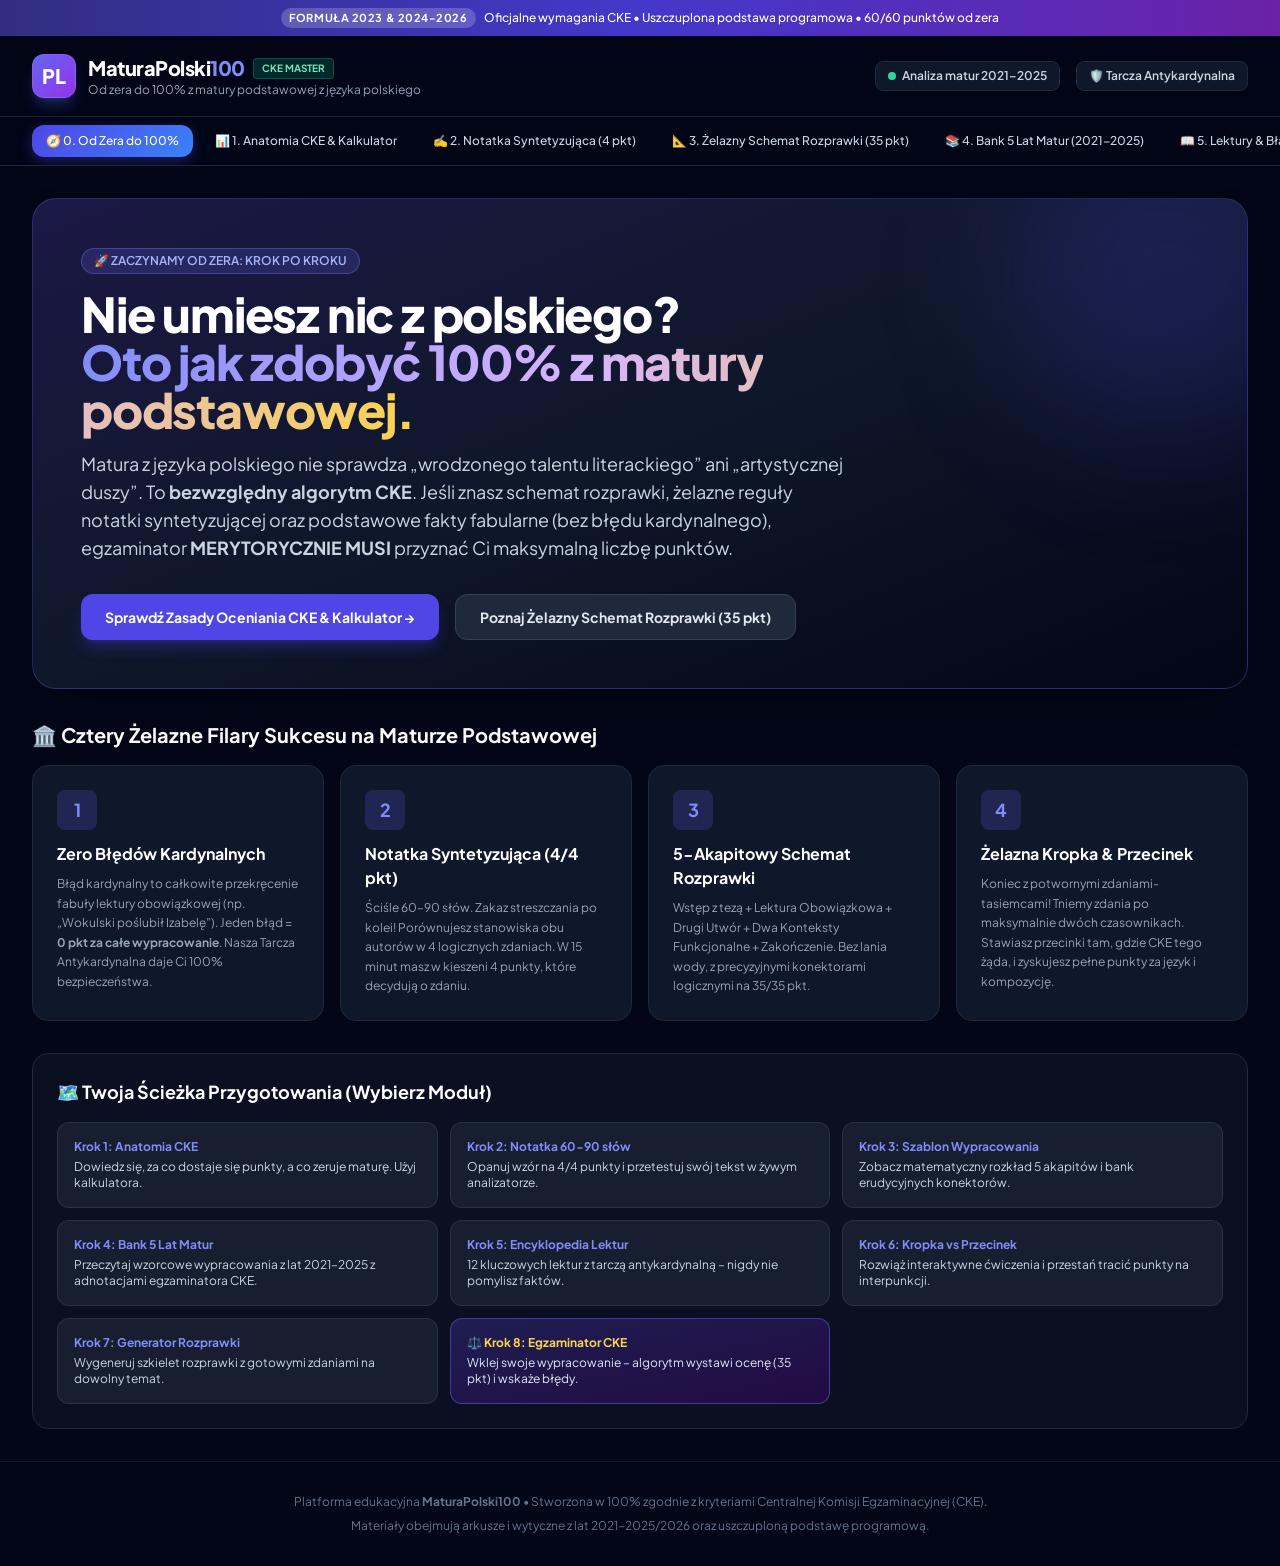
<file: index.html>
<!DOCTYPE html>
<html lang="pl" class="dark">
<head>
  <meta charset="UTF-8">
  <meta name="viewport" content="width=device-width, initial-scale=1.0">
  <title>MaturaPolski100 • Przygotowanie Od Zera do 100% z Języka Polskiego CKE</title>
  <meta name="description" content="Kompleksowy portal edukacyjny przygotowujący do matury podstawowej z języka polskiego CKE od podstaw. Analiza ostatnich 5 lat matur, schemat rozprawki na 35 pkt, notatka syntetyzująca 4 pkt, interpunkcja i tarcza antykardynalna.">
  
  <!-- Tailwind CSS CDN -->
  <!-- Tailwind CSS (Lokalnie offline + fallback) -->
  <script src="js/tailwind.min.js"></script>
  <script>
    if (typeof tailwind === 'undefined') {
      document.write('<script src="https://cdn.tailwindcss.com"><\/script>');
    }
  </script>
  <script>
    tailwind.config = {
      darkMode: 'class',
      theme: {
        extend: {
          colors: {
            brand: {
              50: '#eef2ff',
              100: '#e0e7ff',
              500: '#6366f1',
              600: '#4f46e5',
              700: '#4338ca',
              800: '#3730a3',
              900: '#312e81',
              950: '#1e1b4b'
            }
          }
        }
      }
    }
  </script>

  <!-- Google Fonts & Custom Styles -->
  <link rel="stylesheet" href="css/style.css">
</head>
<body class="bg-slate-950 text-slate-100 min-h-screen flex flex-col antialiased selection:bg-indigo-500 selection:text-white">

  <!-- Top Announcement Bar -->
  <div class="bg-gradient-to-r from-indigo-900 via-indigo-700 to-purple-800 text-white text-xs py-2 px-4 text-center font-medium shadow-md flex items-center justify-center gap-2">
    <span class="inline-flex items-center justify-center px-2 py-0.5 rounded-full bg-white/20 text-[11px] font-bold uppercase tracking-wider">Formuła 2023 & 2024-2026</span>
    <span>Oficjalne wymagania CKE • Uszczuplona podstawa programowa • 60/60 punktów od zera</span>
  </div>

  <!-- Header -->
  <header class="border-b border-slate-800 bg-slate-950/80 backdrop-blur-md sticky top-0 z-50">
    <div class="max-w-7xl mx-auto px-4 sm:px-6 lg:px-8 h-20 flex items-center justify-between">
      <div class="flex items-center gap-3">
        <div class="w-11 h-11 rounded-xl bg-gradient-to-br from-indigo-500 to-purple-600 flex items-center justify-center text-white font-black text-xl shadow-lg shadow-indigo-500/30 border border-white/10">
          PL
        </div>
        <div>
          <div class="flex items-center gap-2">
            <h1 class="text-xl font-extrabold tracking-tight text-white">MaturaPolski<span class="text-indigo-400">100</span></h1>
            <span class="px-2 py-0.5 text-[10px] font-bold rounded bg-emerald-500/20 text-emerald-300 border border-emerald-500/30">CKE MASTER</span>
          </div>
          <p class="text-xs text-slate-400">Od zera do 100% z matury podstawowej z języka polskiego</p>
        </div>
      </div>

      <div class="hidden lg:flex items-center gap-4 text-xs font-semibold text-slate-300">
        <div class="flex items-center gap-1.5 px-3 py-1.5 rounded-lg bg-slate-900 border border-slate-800">
          <span class="w-2 h-2 rounded-full bg-emerald-400 animate-pulse"></span>
          <span>Analiza matur 2021–2025</span>
        </div>
        <div class="flex items-center gap-1.5 px-3 py-1.5 rounded-lg bg-slate-900 border border-slate-800">
          <span>🛡️ Tarcza Antykardynalna</span>
        </div>
      </div>
    </div>

    <!-- Navigation Tabs Bar -->
    <div class="max-w-7xl mx-auto px-4 sm:px-6 lg:px-8 border-t border-slate-800/80 overflow-x-auto">
      <nav class="flex space-x-2 py-2 text-xs font-medium whitespace-nowrap scrollbar-none">
        <button class="nav-tab active px-3.5 py-2 rounded-xl text-slate-300 hover:text-white hover:bg-slate-800/60 transition flex items-center gap-2" data-tab="tab-intro">
          <span>🧭 0. Od Zera do 100%</span>
        </button>
        <button class="nav-tab px-3.5 py-2 rounded-xl text-slate-300 hover:text-white hover:bg-slate-800/60 transition flex items-center gap-2" data-tab="tab-cke-anatomy">
          <span>📊 1. Anatomia CKE & Kalkulator</span>
        </button>
        <button class="nav-tab px-3.5 py-2 rounded-xl text-slate-300 hover:text-white hover:bg-slate-800/60 transition flex items-center gap-2" data-tab="tab-synthesis">
          <span>✍️ 2. Notatka Syntetyzująca (4 pkt)</span>
        </button>
        <button class="nav-tab px-3.5 py-2 rounded-xl text-slate-300 hover:text-white hover:bg-slate-800/60 transition flex items-center gap-2" data-tab="tab-essay-blueprint">
          <span>📐 3. Żelazny Schemat Rozprawki (35 pkt)</span>
        </button>
        <button class="nav-tab px-3.5 py-2 rounded-xl text-slate-300 hover:text-white hover:bg-slate-800/60 transition flex items-center gap-2" data-tab="tab-5-years">
          <span>📚 4. Bank 5 Lat Matur (2021-2025)</span>
        </button>
        <button class="nav-tab px-3.5 py-2 rounded-xl text-slate-300 hover:text-white hover:bg-slate-800/60 transition flex items-center gap-2" data-tab="tab-books">
          <span>📖 5. Lektury & Błąd Kardynalny</span>
        </button>
        <button class="nav-tab px-3.5 py-2 rounded-xl text-slate-300 hover:text-white hover:bg-slate-800/60 transition flex items-center gap-2" data-tab="tab-contexts">
          <span>🧠 Bank Kontekstów CKE</span>
        </button>
        <button class="nav-tab px-3.5 py-2 rounded-xl text-slate-300 hover:text-white hover:bg-slate-800/60 transition flex items-center gap-2" data-tab="tab-epochs">
          <span>⏳ Charakterystyka Epok</span>
        </button>
        <button class="nav-tab px-3.5 py-2 rounded-xl text-slate-300 hover:text-white hover:bg-slate-800/60 transition flex items-center gap-2" data-tab="tab-punctuation">
          <span>✒️ 6. Kropka vs Przecinek & Składnia</span>
        </button>
        <button class="nav-tab px-3.5 py-2 rounded-xl text-slate-300 hover:text-white hover:bg-slate-800/60 transition flex items-center gap-2" data-tab="tab-wizard">
          <span>⚡ 7. Kreator Wypracowania</span>
        </button>
        <button class="nav-tab px-3.5 py-2 rounded-xl text-slate-300 hover:text-white hover:bg-slate-800/60 transition flex items-center gap-2" data-tab="tab-section-inspector">
          <span>🔬 8. Inspektor Części Rozprawki</span>
        </button>
        <button class="nav-tab px-3.5 py-2 rounded-xl text-slate-300 hover:text-white hover:bg-slate-800/60 transition flex items-center gap-2" data-tab="tab-evaluator">
          <span>⚖️ 9. Egzaminator CKE (Cała Rozprawka)</span>
        </button>
        <button class="nav-tab px-3.5 py-2 rounded-xl text-slate-300 hover:text-white hover:bg-slate-800/60 transition flex items-center gap-2" data-tab="tab-quiz">
          <span>🎯 10. Quiz Egzaminacyjny</span>
        </button>
      </nav>
    </div>
  </header>

  <!-- Main Container -->
  <main class="flex-grow max-w-7xl w-full mx-auto px-4 sm:px-6 lg:px-8 py-8">

    <!-- ========================================================================= -->
    <!-- TAB 0: START OD ZERA DO 100% (PRZEWODNIK STRATEGICZNY) -->
    <!-- ========================================================================= -->
    <section id="tab-intro" class="tab-content space-y-8">
      <!-- Hero Banner -->
      <div class="p-8 sm:p-12 rounded-3xl bg-gradient-to-br from-indigo-950/90 via-slate-900 to-slate-950 border border-indigo-500/30 shadow-2xl relative overflow-hidden">
        <div class="absolute -right-20 -top-20 w-80 h-80 bg-indigo-600/20 rounded-full blur-3xl pointer-events-none"></div>
        <div class="relative z-10 max-w-3xl">
          <div class="inline-flex items-center gap-2 px-3 py-1 rounded-full bg-indigo-500/20 border border-indigo-400/30 text-indigo-300 text-xs font-semibold mb-4">
            <span>🚀 ZACZYNAMY OD ZERA: KROK PO KROKU</span>
          </div>
          <h2 class="text-3xl sm:text-5xl font-extrabold text-white tracking-tight leading-tight">
            Nie umiesz nic z polskiego? <br>
            <span class="text-transparent bg-clip-text bg-gradient-to-r from-indigo-400 via-purple-300 to-amber-300">
              Oto jak zdobyć 100% z matury podstawowej.
            </span>
          </h2>
          <p class="mt-4 text-slate-300 text-base sm:text-lg leading-relaxed">
            Matura z języka polskiego nie sprawdza „wrodzonego talentu literackiego” ani „artystycznej duszy”. To <strong>bezwzględny algorytm CKE</strong>. Jeśli znasz schemat rozprawki, żelazne reguły notatki syntetyzującej oraz podstawowe fakty fabularne (bez błędu kardynalnego), egzaminator <strong>MERYTORYCZNIE MUSI</strong> przyznać Ci maksymalną liczbę punktów.
          </p>

          <div class="mt-8 flex flex-wrap gap-4">
            <button onclick="document.querySelector('[data-tab=\'tab-cke-anatomy\']').click()" class="px-6 py-3 rounded-xl bg-indigo-600 hover:bg-indigo-500 text-white text-sm font-bold shadow-lg shadow-indigo-600/30 transition transform hover:-translate-y-0.5">
              Sprawdź Zasady Oceniania CKE & Kalkulator →
            </button>
            <button onclick="document.querySelector('[data-tab=\'tab-essay-blueprint\']').click()" class="px-6 py-3 rounded-xl bg-slate-800 hover:bg-slate-700 text-slate-200 text-sm font-bold border border-slate-700 transition">
              Poznaj Żelazny Schemat Rozprawki (35 pkt)
            </button>
          </div>
        </div>
      </div>

      <!-- 4 Filary Zdania Matury na 100% -->
      <div>
        <h3 class="text-xl font-bold text-white mb-4 flex items-center gap-2">
          <span>🏛️ Cztery Żelazne Filary Sukcesu na Maturze Podstawowej</span>
        </h3>
        <div class="grid grid-cols-1 md:grid-cols-2 lg:grid-cols-4 gap-4">
          <div class="p-6 rounded-2xl bg-slate-900 border border-slate-800 hover:border-indigo-500/40 transition">
            <div class="w-10 h-10 rounded-lg bg-indigo-500/20 text-indigo-400 flex items-center justify-center font-bold text-lg mb-3">1</div>
            <h4 class="text-base font-bold text-white mb-2">Zero Błędów Kardynalnych</h4>
            <p class="text-xs text-slate-400 leading-relaxed">
              Błąd kardynalny to całkowite przekręcenie fabuły lektury obowiązkowej (np. „Wokulski poślubił Izabelę”). Jeden błąd = <strong>0 pkt za całe wypracowanie</strong>. Nasza Tarcza Antykardynalna daje Ci 100% bezpieczeństwa.
            </p>
          </div>

          <div class="p-6 rounded-2xl bg-slate-900 border border-slate-800 hover:border-indigo-500/40 transition">
            <div class="w-10 h-10 rounded-lg bg-indigo-500/20 text-indigo-400 flex items-center justify-center font-bold text-lg mb-3">2</div>
            <h4 class="text-base font-bold text-white mb-2">Notatka Syntetyzująca (4/4 pkt)</h4>
            <p class="text-xs text-slate-400 leading-relaxed">
              Ściśle 60–90 słów. Zakaz streszczania po kolei! Porównujesz stanowiska obu autorów w 4 logicznych zdaniach. W 15 minut masz w kieszeni 4 punkty, które decydują o zdaniu.
            </p>
          </div>

          <div class="p-6 rounded-2xl bg-slate-900 border border-slate-800 hover:border-indigo-500/40 transition">
            <div class="w-10 h-10 rounded-lg bg-indigo-500/20 text-indigo-400 flex items-center justify-center font-bold text-lg mb-3">3</div>
            <h4 class="text-base font-bold text-white mb-2">5-Akapitowy Schemat Rozprawki</h4>
            <p class="text-xs text-slate-400 leading-relaxed">
              Wstęp z tezą + Lektura Obowiązkowa + Drugi Utwór + Dwa Konteksty Funkcjonalne + Zakończenie. Bez lania wody, z precyzyjnymi konektorami logicznymi na 35/35 pkt.
            </p>
          </div>

          <div class="p-6 rounded-2xl bg-slate-900 border border-slate-800 hover:border-indigo-500/40 transition">
            <div class="w-10 h-10 rounded-lg bg-indigo-500/20 text-indigo-400 flex items-center justify-center font-bold text-lg mb-3">4</div>
            <h4 class="text-base font-bold text-white mb-2">Żelazna Kropka & Przecinek</h4>
            <p class="text-xs text-slate-400 leading-relaxed">
              Koniec z potwornymi zdaniami-tasiemcami! Tniemy zdania po maksymalnie dwóch czasownikach. Stawiasz przecinki tam, gdzie CKE tego żąda, i zyskujesz pełne punkty za język i kompozycję.
            </p>
          </div>
        </div>
      </div>

      <!-- Quick Action Roadmap -->
      <div class="p-6 rounded-2xl bg-slate-900/60 border border-slate-800">
        <h3 class="text-lg font-bold text-white mb-4">🗺️ Twoja Ścieżka Przygotowania (Wybierz Moduł)</h3>
        <div class="grid grid-cols-1 sm:grid-cols-2 lg:grid-cols-3 gap-3 text-xs">
          <a href="#" onclick="document.querySelector('[data-tab=\'tab-cke-anatomy\']').click()" class="p-4 rounded-xl bg-slate-800/60 hover:bg-indigo-950/40 border border-slate-700/60 transition block">
            <span class="font-bold text-indigo-400 block mb-1">Krok 1: Anatomia CKE</span>
            <span class="text-slate-300">Dowiedz się, za co dostaje się punkty, a co zeruje maturę. Użyj kalkulatora.</span>
          </a>
          <a href="#" onclick="document.querySelector('[data-tab=\'tab-synthesis\']').click()" class="p-4 rounded-xl bg-slate-800/60 hover:bg-indigo-950/40 border border-slate-700/60 transition block">
            <span class="font-bold text-indigo-400 block mb-1">Krok 2: Notatka 60-90 słów</span>
            <span class="text-slate-300">Opanuj wzór na 4/4 punkty i przetestuj swój tekst w żywym analizatorze.</span>
          </a>
          <a href="#" onclick="document.querySelector('[data-tab=\'tab-essay-blueprint\']').click()" class="p-4 rounded-xl bg-slate-800/60 hover:bg-indigo-950/40 border border-slate-700/60 transition block">
            <span class="font-bold text-indigo-400 block mb-1">Krok 3: Szablon Wypracowania</span>
            <span class="text-slate-300">Zobacz matematyczny rozkład 5 akapitów i bank erudycyjnych konektorów.</span>
          </a>
          <a href="#" onclick="document.querySelector('[data-tab=\'tab-5-years\']').click()" class="p-4 rounded-xl bg-slate-800/60 hover:bg-indigo-950/40 border border-slate-700/60 transition block">
            <span class="font-bold text-indigo-400 block mb-1">Krok 4: Bank 5 Lat Matur</span>
            <span class="text-slate-300">Przeczytaj wzorcowe wypracowania z lat 2021–2025 z adnotacjami egzaminatora CKE.</span>
          </a>
          <a href="#" onclick="document.querySelector('[data-tab=\'tab-books\']').click()" class="p-4 rounded-xl bg-slate-800/60 hover:bg-indigo-950/40 border border-slate-700/60 transition block">
            <span class="font-bold text-indigo-400 block mb-1">Krok 5: Encyklopedia Lektur</span>
            <span class="text-slate-300">12 kluczowych lektur z tarczą antykardynalną – nigdy nie pomylisz faktów.</span>
          </a>
          <a href="#" onclick="document.querySelector('[data-tab=\'tab-punctuation\']').click()" class="p-4 rounded-xl bg-slate-800/60 hover:bg-indigo-950/40 border border-slate-700/60 transition block">
            <span class="font-bold text-indigo-400 block mb-1">Krok 6: Kropka vs Przecinek</span>
            <span class="text-slate-300">Rozwiąż interaktywne ćwiczenia i przestań tracić punkty na interpunkcji.</span>
          </a>
          <a href="#" onclick="document.querySelector('[data-tab=\'tab-wizard\']').click()" class="p-4 rounded-xl bg-slate-800/60 hover:bg-indigo-950/40 border border-slate-700/60 transition block">
            <span class="font-bold text-indigo-400 block mb-1">Krok 7: Generator Rozprawki</span>
            <span class="text-slate-300">Wygeneruj szkielet rozprawki z gotowymi zdaniami na dowolny temat.</span>
          </a>
          <a href="#" onclick="document.querySelector('[data-tab=\'tab-evaluator\']').click()" class="p-4 rounded-xl bg-gradient-to-br from-indigo-900/50 to-purple-950/50 hover:from-indigo-900/70 border border-indigo-500/50 transition block">
            <span class="font-bold text-amber-300 block mb-1">⚖️ Krok 8: Egzaminator CKE</span>
            <span class="text-slate-200">Wklej swoje wypracowanie – algorytm wystawi ocenę (35 pkt) i wskaże błędy.</span>
          </a>
        </div>
      </div>
    </section>

    <!-- ========================================================================= -->
    <!-- TAB 1: ANATOMIA EGZAMINU CKE & KALKULATOR -->
    <!-- ========================================================================= -->
    <section id="tab-cke-anatomy" class="tab-content hidden space-y-8">
      <div>
        <h2 class="text-2xl sm:text-3xl font-bold text-white mb-2">System Oceniania CKE & Interaktywny Kalkulator Punktów</h2>
        <p class="text-sm text-slate-400">Zobacz dokładnie, z czego składa się arkusz maturalny (60 pkt) i przetestuj swój wynik na żywym symulatorze punktacji.</p>
      </div>

      <!-- Karty 3 części arkusza -->
      <div class="grid grid-cols-1 md:grid-cols-3 gap-6">
        <div class="p-6 rounded-2xl bg-slate-900 border border-slate-800">
          <div class="flex items-center justify-between mb-3">
            <span class="px-2.5 py-1 text-xs font-bold rounded bg-indigo-500/20 text-indigo-300 border border-indigo-500/30">Część 1</span>
            <span class="text-xl font-black text-indigo-400">10 PKT</span>
          </div>
          <h3 class="text-lg font-bold text-white mb-2">Język Polski w Użyciu</h3>
          <p class="text-xs text-slate-300 mb-3 leading-relaxed">2 teksty niefikcjonalne (popularnonaukowe lub publicystyczne) i zadania do nich.</p>
          <ul class="text-xs text-slate-400 space-y-1.5 list-disc list-inside">
            <li>Czytanie ze zrozumieniem i relacje logiczne (6 pkt)</li>
            <li><strong>Notatka syntetyzująca (4 pkt, 60–90 słów)</strong></li>
          </ul>
        </div>

        <div class="p-6 rounded-2xl bg-slate-900 border border-slate-800">
          <div class="flex items-center justify-between mb-3">
            <span class="px-2.5 py-1 text-xs font-bold rounded bg-purple-500/20 text-purple-300 border border-purple-500/30">Część 2</span>
            <span class="text-xl font-black text-purple-400">15 PKT</span>
          </div>
          <h3 class="text-lg font-bold text-white mb-2">Test Historycznoliteracki</h3>
          <p class="text-xs text-slate-300 mb-3 leading-relaxed">Zadania sprawdzające epoki, toposy i lektury obowiązkowe od antyku do współczesności.</p>
          <ul class="text-xs text-slate-400 space-y-1.5 list-disc list-inside">
            <li>Rozpoznawanie autorów i dzieł po fragmencie</li>
            <li>Wyjaśnianie alegorii i symboliki (np. w Weselu)</li>
            <li>Porównywanie postaw bohaterów między epokami</li>
          </ul>
        </div>

        <div class="p-6 rounded-2xl bg-slate-900 border border-slate-800">
          <div class="flex items-center justify-between mb-3">
            <span class="px-2.5 py-1 text-xs font-bold rounded bg-amber-500/20 text-amber-300 border border-amber-500/30">Część 3</span>
            <span class="text-xl font-black text-amber-400">35 PKT</span>
          </div>
          <h3 class="text-lg font-bold text-white mb-2">Wypracowanie (Min. 300 słów)</h3>
          <p class="text-xs text-slate-300 mb-3 leading-relaxed">Dwa tematy do wyboru bez załączonych fragmentów tekstów.</p>
          <ul class="text-xs text-slate-400 space-y-1.5 list-disc list-inside">
            <li>Spełnienie warunków polecenia (0-1 pkt)</li>
            <li>Kompetencje literackie i konteksty (0-16 pkt)</li>
            <li>Kompozycja i spójność (0-7 pkt)</li>
            <li>Język, ortografia i interpunkcja (0-11 pkt)</li>
          </ul>
        </div>
      </div>

      <!-- Interaktywny Kalkulator CKE -->
      <div class="p-6 sm:p-8 rounded-3xl bg-slate-900 border border-slate-800 shadow-xl">
        <div class="flex flex-wrap items-center justify-between gap-4 border-b border-slate-800 pb-4 mb-6">
          <div>
            <h3 class="text-xl font-bold text-white">🧮 Interaktywny Symulator Oceny Egzaminatora CKE</h3>
            <p class="text-xs text-slate-400">Przesuwaj suwaki, aby zobaczyć, jak drobne błędy wpływają na końcowy wynik matury.</p>
          </div>
          <div class="flex items-center gap-4">
            <div class="text-right">
              <span class="text-xs text-slate-400 uppercase tracking-wider block">Wynik Całkowity:</span>
              <span id="calc-total-points" class="text-2xl sm:text-3xl font-black text-indigo-400">60/60 pkt</span>
            </div>
            <div class="text-right pl-4 border-l border-slate-800">
              <span class="text-xs text-slate-400 uppercase tracking-wider block">Procent:</span>
              <span id="calc-percentage" class="text-2xl sm:text-3xl font-black text-white">100%</span>
            </div>
          </div>
        </div>

        <!-- Ostrzeżenie błędu kardynalnego w symulatorze -->
        <div id="calc-cardinal-alert" class="hidden p-4 rounded-xl bg-rose-950/80 border border-rose-600 text-rose-200 text-xs mb-6 animate-pulse">
          🚨 <strong>ZASTOSOWANO BŁĄD KARDYNALNY!</strong> Egzaminator CKE natychmiast przyznaje 0 punktów za całe wypracowanie (0/35 pkt)! Twój wynik wypracowania został wyzerowany.
        </div>

        <div class="grid grid-cols-1 lg:grid-cols-2 gap-8">
          <!-- Kolumna lewa: Część 1 i 2 oraz Warunki Formalne -->
          <div class="space-y-5 text-xs">
            <h4 class="font-bold text-indigo-400 uppercase tracking-wider text-[11px]">Część I & II Arkusza</h4>
            
            <div>
              <div class="flex justify-between mb-1">
                <span>Część 1: Język polski w użyciu (w tym notatka syntetyzująca):</span>
                <strong id="calc-p1-val" class="text-indigo-400">10/10</strong>
              </div>
              <input type="range" id="calc-p1" min="0" max="10" value="10" class="w-full accent-indigo-500">
            </div>

            <div>
              <div class="flex justify-between mb-1">
                <span>Część 2: Test historycznoliteracki (epoki i lektury):</span>
                <strong id="calc-p2-val" class="text-indigo-400">15/15</strong>
              </div>
              <input type="range" id="calc-p2" min="0" max="15" value="15" class="w-full accent-indigo-500">
            </div>

            <div class="pt-4 border-t border-slate-800">
              <h4 class="font-bold text-amber-400 uppercase tracking-wider text-[11px] mb-3">Wypracowanie: Warunki Formalne & Przełącznik Kardynalny</h4>
              
              <div class="p-3 rounded-xl bg-slate-800/60 border border-slate-700/60 flex items-center justify-between mb-4">
                <div>
                  <div class="font-bold text-white text-xs">Zaznacz błąd kardynalny (test katastrofy)</div>
                  <div class="text-[11px] text-slate-400">Sprawdź, co dzieje się, gdy pomylisz losy bohatera lektury obowiązkowej</div>
                </div>
                <input type="checkbox" id="calc-cardinal" class="w-5 h-5 accent-rose-600 rounded">
              </div>

              <div>
                <div class="flex justify-between mb-1">
                  <span>Spełnienie warunków polecenia (SFWP - min. 300 słów):</span>
                  <strong id="calc-sfwp-val" class="text-amber-400">1/1</strong>
                </div>
                <input type="range" id="calc-sfwp" min="0" max="1" value="1" class="w-full accent-amber-500">
              </div>
            </div>
          </div>

          <!-- Kolumna prawa: Kryteria szczegółowe wypracowania -->
          <div class="space-y-5 text-xs">
            <div class="flex items-center justify-between">
              <h4 class="font-bold text-amber-400 uppercase tracking-wider text-[11px]">Kryteria Wypracowania (35 pkt)</h4>
              <span id="calc-essay-points" class="font-mono font-bold text-amber-300">35/35 pkt</span>
            </div>

            <div>
              <div class="flex justify-between mb-1">
                <span>Kompetencje literackie i kulturowe (KLiK - lektury & 2 konteksty):</span>
                <strong id="calc-klik-val" class="text-amber-400">16/16</strong>
              </div>
              <input type="range" id="calc-klik" min="0" max="16" value="16" class="w-full accent-amber-500">
            </div>

            <div>
              <div class="flex justify-between mb-1">
                <span>Kompozycja tekstu (struktura, spójność, styl):</span>
                <strong id="calc-komp-val" class="text-amber-400">7/7</strong>
              </div>
              <input type="range" id="calc-komp" min="0" max="7" value="7" class="w-full accent-amber-500">
            </div>

            <div>
              <div class="flex justify-between mb-1">
                <span>Zakres i poprawność środków językowych:</span>
                <strong id="calc-jezyk-val" class="text-amber-400">7/7</strong>
              </div>
              <input type="range" id="calc-jezyk" min="0" max="7" value="7" class="w-full accent-amber-500">
            </div>

            <div class="grid grid-cols-2 gap-4">
              <div>
                <div class="flex justify-between mb-1">
                  <span>Ortografia:</span>
                  <strong id="calc-orto-val" class="text-amber-400">2/2</strong>
                </div>
                <input type="range" id="calc-orto" min="0" max="2" value="2" class="w-full accent-amber-500">
                <span class="text-[10px] text-slate-500">0-1 błąd = 2 pkt; 2-3 = 1; 4+ = 0</span>
              </div>

              <div>
                <div class="flex justify-between mb-1">
                  <span>Interpunkcja:</span>
                  <strong id="calc-interp-val" class="text-amber-400">2/2</strong>
                </div>
                <input type="range" id="calc-interp" min="0" max="2" value="2" class="w-full accent-amber-500">
                <span class="text-[10px] text-slate-500">0-4 błędy = 2 pkt; 5-8 = 1; 9+ = 0</span>
              </div>
            </div>

            <div class="pt-2 flex items-center justify-between">
              <span class="text-slate-400">Status Egzaminu:</span>
              <div id="calc-status-badge"></div>
            </div>
          </div>
        </div>
      </div>
    </section>

    <!-- ========================================================================= -->
    <!-- TAB 2: NOTATKA SYNTETYZUJĄCA (4 PUNKTY) -->
    <!-- ========================================================================= -->
    <section id="tab-synthesis" class="tab-content hidden space-y-8">
      <div>
        <div class="inline-flex items-center gap-2 px-3 py-1 rounded-full bg-indigo-500/20 text-indigo-300 text-xs font-semibold mb-2">
          <span>CZĘŚĆ I ARKUSZA • 4 PUNKTY W 15 MINUT</span>
        </div>
        <h2 class="text-2xl sm:text-3xl font-bold text-white mb-2">Formuła Notatki Syntetyzującej: 4/4 Punktów</h2>
        <p class="text-sm text-slate-400">Większość maturzystów traci tu punkty, ponieważ streszcza teksty po kolei. Poznaj 4-zdaniowy algorytm CKE i przetestuj swój tekst w żywym analizatorze.</p>
      </div>

      <!-- 3 Złote Zasady CKE -->
      <div class="grid grid-cols-1 md:grid-cols-3 gap-4 text-xs">
        <div class="p-5 rounded-2xl bg-slate-900 border border-slate-800">
          <span class="text-amber-400 font-bold text-base block mb-2">1. Żelazny Limit: 60–90 słów</span>
          <p class="text-slate-300 leading-relaxed">
            Jeśli Twoja notatka liczy <strong>59 słów</strong> lub <strong>91 słów</strong>, egzaminator automatycznie ucina punkty za spełnienie warunków zadania. Zawsze trzymaj się bezpiecznego środka: <strong>ok. 70–75 słów</strong>.
          </p>
        </div>

        <div class="p-5 rounded-2xl bg-slate-900 border border-slate-800">
          <span class="text-rose-400 font-bold text-base block mb-2">2. Bezwzględny Zakaz Streszczania</span>
          <p class="text-slate-300 leading-relaxed">
            NIGDY nie pisz: <em>„W pierwszym tekście autor pisze o... Z kolei w drugim tekście autor stwierdza...”</em>. Za takie ujęcie egzaminator obcina punkty za syntezę i spójność!
          </p>
        </div>

        <div class="p-5 rounded-2xl bg-slate-900 border border-slate-800">
          <span class="text-emerald-400 font-bold text-base block mb-2">3. Synteza Porównawcza</span>
          <p class="text-slate-300 leading-relaxed">
            Zestawiaj myśli obu autorów w jednym wątku. Pokaż wspólny temat, różnicę perspektyw lub to, jak jeden autor uzupełnia drugiego, a na końcu sformułuj wspólny wniosek.
          </p>
        </div>
      </div>

      <!-- Wzór 4 Zdań na 4 Punkty -->
      <div class="p-6 rounded-2xl bg-indigo-950/40 border border-indigo-800/50">
        <h3 class="text-base font-bold text-white mb-3">📐 Uniwersalny Algorytm 4 Zdań (Krok po Kroku)</h3>
        <div class="space-y-3 text-xs">
          <div class="p-3 rounded-lg bg-slate-900/80 border border-slate-800">
            <strong class="text-indigo-300 block mb-1">Zdanie 1 (Wprowadzenie wspólnego zagadnienia):</strong>
            <span class="text-slate-200">„Autorzy obu tekstów podejmują refleksję nad [wspólny problem z polecenia]...”</span>
          </div>
          <div class="p-3 rounded-lg bg-slate-900/80 border border-slate-800">
            <strong class="text-indigo-300 block mb-1">Zdanie 2 (Stanowisko pierwszego autora):</strong>
            <span class="text-slate-200">„Pierwszy z publicystów zwraca uwagę na [kluczowa myśl tekstu A], akcentując [istotny szczegół]...”</span>
          </div>
          <div class="p-3 rounded-lg bg-slate-900/80 border border-slate-800">
            <strong class="text-indigo-300 block mb-1">Zdanie 3 (Stanowisko drugiego autora w relacji do pierwszego):</strong>
            <span class="text-slate-200">„Z kolei drugi autor poszerza tę perspektywę (lub: prezentuje odmienne stanowisko), wskazując, że [kluczowa myśl tekstu B]...”</span>
          </div>
          <div class="p-3 rounded-lg bg-slate-900/80 border border-slate-800">
            <strong class="text-indigo-300 block mb-1">Zdanie 4 (Wniosek syntetyczny):</strong>
            <span class="text-slate-200">„Wspólną konkluzją obu rozważań jest przekonanie, że [ogólna prawda łącząca oba teksty]...”</span>
          </div>
        </div>
      </div>

      <!-- Interaktywny Warsztat Notatki Syntetyzującej -->
      <div class="p-6 sm:p-8 rounded-3xl bg-slate-900 border border-slate-800">
        <div class="flex flex-wrap items-center justify-between gap-3 mb-4">
          <div>
            <h3 class="text-lg font-bold text-white">🧪 Interaktywny Symulator & Licznik Słów CKE</h3>
            <p class="text-xs text-slate-400">Wpisz swój tekst lub załaduj wzorcowy przykład, aby sprawdzić limit słów i poprawność syntezy.</p>
          </div>
          <div class="flex items-center gap-2">
            <button class="load-synthesis-example px-3 py-1.5 text-xs rounded-lg bg-slate-800 hover:bg-slate-700 text-slate-300 border border-slate-700 transition">
              Wzorzec 1 (Czytanie)
            </button>
            <button class="load-synthesis-example px-3 py-1.5 text-xs rounded-lg bg-slate-800 hover:bg-slate-700 text-slate-300 border border-slate-700 transition">
              Wzorzec 2 (Podróże)
            </button>
          </div>
        </div>

        <div class="relative">
          <textarea id="synthesis-input" rows="6" placeholder="Wklej lub napisz tutaj swoją notatkę syntetyzującą..." class="w-full p-4 rounded-xl bg-slate-950 border border-slate-800 text-slate-200 text-sm focus:outline-none focus:border-indigo-500 transition leading-relaxed"></textarea>
          
          <div class="flex items-center justify-between mt-3 text-xs">
            <div class="flex items-center gap-3">
              <span class="text-slate-400 font-mono">Liczba wyrazów: <strong id="synthesis-word-count" class="text-indigo-400 text-sm font-bold">0 słów</strong></span>
              <span class="text-slate-500 font-mono">(wymóg: 60 - 90)</span>
            </div>
            <div id="synthesis-status-badge"></div>
          </div>
        </div>

        <div id="synthesis-warnings" class="mt-4 space-y-2"></div>
      </div>
    </section>

    <!-- ========================================================================= -->
    <!-- TAB 3: ŻELAZNY SCHEMAT ROZPRAWKI (35 PUNKTÓW) -->
    <!-- ========================================================================= -->
    <section id="tab-essay-blueprint" class="tab-content hidden space-y-8">
      <div>
        <div class="inline-flex items-center gap-2 px-3 py-1 rounded-full bg-amber-500/20 text-amber-300 text-xs font-semibold mb-2">
          <span>NAJWIĘCEJ PUNKTÓW NA MATURZE • 35/60 PKT</span>
        </div>
        <h2 class="text-2xl sm:text-3xl font-bold text-white mb-2">Żelazny 5-Akapitowy Schemat Rozprawki (35/35 PKT)</h2>
        <p class="text-sm text-slate-400">Wypracowanie to matematyczna struktura. Oto plan każdego z 5 akapitów, który gwarantuje komplet punktów za kompozycję, spójność i kompetencje literackie.</p>
      </div>

      <!-- Struktura 5 akapitów -->
      <div class="space-y-4">
        <!-- Akapit 1: Wstęp -->
        <div class="p-6 rounded-2xl bg-slate-900 border border-slate-800">
          <div class="flex items-center justify-between gap-3 mb-3">
            <div class="flex items-center gap-2">
              <span class="w-7 h-7 rounded-lg bg-amber-500/20 text-amber-300 flex items-center justify-center font-bold text-xs">1</span>
              <h3 class="text-base font-bold text-white">Akapit I: Wstęp & Jasna Teza (ok. 50–70 słów)</h3>
            </div>
            <span class="text-xs text-amber-400 font-mono">Klucz: Brak banałów</span>
          </div>
          <p class="text-xs text-slate-300 mb-3 leading-relaxed">
            Nigdy nie zaczynaj od: <em>„Od zarania dziejów ludzie zadawali sobie pytanie...”</em>. Zamiast tego zdefiniuj problem badawczy i natychmiast postaw <strong>jednoznaczną tezę</strong>.
          </p>
          <div class="p-3 rounded-xl bg-slate-950 border border-slate-800 text-xs text-slate-300 space-y-1 font-mono">
            <div>1. Zdanie wprowadzające problem z tematu.</div>
            <div>2. Doprecyzowanie dylematu moralnego lub egzystencjalnego.</div>
            <div>3. <strong>Teza główna:</strong> „Uważam, że [jasna odpowiedź na pytanie z tematu]”.</div>
            <div>4. Zapowiedź lektur: „Twierdzenie to uzasadnię w oparciu o [lektura 1] oraz [lektura 2]”.</div>
          </div>
        </div>

        <!-- Akapit 2: Lektura Obowiązkowa -->
        <div class="p-6 rounded-2xl bg-slate-900 border border-slate-800">
          <div class="flex items-center justify-between gap-3 mb-3">
            <div class="flex items-center gap-2">
              <span class="w-7 h-7 rounded-lg bg-indigo-500/20 text-indigo-300 flex items-center justify-center font-bold text-xs">2</span>
              <h3 class="text-base font-bold text-white">Akapit II: Rozwinięcie I – Lektura Obowiązkowa (ok. 120–140 słów)</h3>
            </div>
            <span class="text-xs text-indigo-400 font-mono">Klucz: Analiza, nie streszczenie</span>
          </div>
          <p class="text-xs text-slate-300 mb-3 leading-relaxed">
            Nie streszczaj całej powieści! Skup się wyłącznie na konkretnej sytuacji bohatera, która udowadnia Twoją tezę.
          </p>
          <div class="p-3 rounded-xl bg-slate-950 border border-slate-800 text-xs text-slate-300 space-y-1 font-mono">
            <div>1. <strong>Teza cząstkowa:</strong> „Potwierdzeniem powyższego stanowiska są losy bohatera [Autor] pt. [Tytuł]”.</div>
            <div>2. Przywołanie konkretnej sceny lub wyboru moralnego.</div>
            <div>3. Pogłębiona analiza motywacji bohatera pod kątem zadanego tematu.</div>
            <div>4. <strong>Wniosek cząstkowy:</strong> „Sytuacja ta dobitnie dowodzi, że...”.</div>
          </div>
        </div>

        <!-- Akapit 3: Drugi Utwór Literacki -->
        <div class="p-6 rounded-2xl bg-slate-900 border border-slate-800">
          <div class="flex items-center justify-between gap-3 mb-3">
            <div class="flex items-center gap-2">
              <span class="w-7 h-7 rounded-lg bg-indigo-500/20 text-indigo-300 flex items-center justify-center font-bold text-xs">3</span>
              <h3 class="text-base font-bold text-white">Akapit III: Rozwinięcie II – Drugi Utwór Literacki (ok. 120–140 słów)</h3>
            </div>
            <span class="text-xs text-indigo-400 font-mono">Klucz: Kontrast lub poszerzenie</span>
          </div>
          <p class="text-xs text-slate-300 mb-3 leading-relaxed">
            Drugi utwór może być lekturą obowiązkową, inną książką, wierszem lub opowiadaniem. Pokaż inną perspektywę na ten sam problem.
          </p>
          <div class="p-3 rounded-xl bg-slate-950 border border-slate-800 text-xs text-slate-300 space-y-1 font-mono">
            <div>1. <strong>Konektor przejścia:</strong> „Zgoła odmienną (lub: komplementarną) perspektywę prezentuje [Autor] w [Tytuł]”.</div>
            <div>2. Wprowadzenie sytuacji i postawy drugiego bohatera.</div>
            <div>3. Zestawienie wniosków z obu utworów.</div>
            <div>4. Wniosek cząstkowy łączący z tezą wypracowania.</div>
          </div>
        </div>

        <!-- Akapit 4: Konteksty Funkcjonalne -->
        <div class="p-6 rounded-2xl bg-slate-900 border border-slate-800">
          <div class="flex items-center justify-between gap-3 mb-3">
            <div class="flex items-center gap-2">
              <span class="w-7 h-7 rounded-lg bg-emerald-500/20 text-emerald-300 flex items-center justify-center font-bold text-xs">4</span>
              <h3 class="text-base font-bold text-white">Konteksty Funkcjonalne (Min. Dwa Konteksty)</h3>
            </div>
            <span class="text-xs text-emerald-400 font-mono">Klucz: Funkcjonalność, nie ciekawostki</span>
          </div>
          <p class="text-xs text-slate-300 mb-3 leading-relaxed">
            CKE wymaga odwołania do <strong>co najmniej dwóch kontekstów</strong> (historyczny, biograficzny, filozoficzny, literacki/mitologiczny, społeczny). Możesz je wpleść w rozwinięcia I i II lub poświęcić im osobny krótki akapit.
          </p>

          <!-- Tabela CKE: Dobry vs Zły Kontekst -->
          <div class="grid grid-cols-1 md:grid-cols-2 gap-3 text-xs">
            <div class="p-3 rounded-xl bg-rose-950/30 border border-rose-800/50 text-rose-200">
              <strong class="text-rose-400 block mb-1">❌ BŁĄD: Kontekst Pozorny (0 pkt CKE)</strong>
              „Bolesław Prus naprawdę nazywał się Aleksander Głowacki i żył w XIX wieku w Warszawie.”<br>
              <em>(Czysta ciekawostka niemająca żadnego wpływu na interpretację problemu z tematu).</em>
            </div>
            <div class="p-3 rounded-xl bg-emerald-950/30 border border-emerald-800/50 text-emerald-200">
              <strong class="text-emerald-400 block mb-1">✅ PRAWIDŁOWO: Kontekst Funkcjonalny (2 pkt CKE)</strong>
              „Pozytywistyczna koncepcja pracy organicznej wpłynęła na postawę Wokulskiego, który poprzez handel i wspieranie biedoty Powiśla starał się zreformować zacofane społeczeństwo.”
            </div>
          </div>
        </div>

        <!-- Akapit 5: Zakończenie -->
        <div class="p-6 rounded-2xl bg-slate-900 border border-slate-800">
          <div class="flex items-center justify-between gap-3 mb-3">
            <div class="flex items-center gap-2">
              <span class="w-7 h-7 rounded-lg bg-sky-500/20 text-sky-300 flex items-center justify-center font-bold text-xs">5</span>
              <h3 class="text-base font-bold text-white">Akapit V: Zakończenie & Uniwersalna Puenta (ok. 50–70 słów)</h3>
            </div>
            <span class="text-xs text-sky-400 font-mono">Klucz: Parafraza, nie powtórzenie</span>
          </div>
          <div class="p-3 rounded-xl bg-slate-950 border border-slate-800 text-xs text-slate-300 space-y-1 font-mono">
            <div>1. <strong>Parafraza tezy:</strong> „Podsumowując powyższe rozważania, należy stwierdzić, że...”.</div>
            <div>2. Syntetyczne zebranie wniosków z obu lektur (w czym były zgodne, w czym się różniły).</div>
            <div>3. <strong>Uniwersalna puenta humanistyczna:</strong> głęboka myśl o człowieku i kondycji ludzkiej.</div>
          </div>
        </div>
      </div>

      <!-- Bank Erudycyjnych Konektorów CKE (do skopiowania) -->
      <div class="p-6 rounded-2xl bg-slate-900 border border-slate-800">
        <h3 class="text-lg font-bold text-white mb-3">💎 Skarbiec Konektorów Logicznych (Gwarancja 7/7 za Styl i Kompozycję)</h3>
        <p class="text-xs text-slate-400 mb-4">Używaj tych gotowych zwrotów, aby płynnie łączyć myśli i akapity. Kliknij, aby skopiować zwrot:</p>
        
        <div class="grid grid-cols-1 sm:grid-cols-2 lg:grid-cols-3 gap-2.5 text-xs">
          <button class="copy-connector-btn p-2.5 rounded-lg bg-slate-800/80 hover:bg-indigo-900/50 border border-slate-700 text-left text-slate-200 transition" data-text="Potwierdzeniem powyższej tezy są losy bohatera...">
            „Potwierdzeniem powyższej tezy są...”
          </button>
          <button class="copy-connector-btn p-2.5 rounded-lg bg-slate-800/80 hover:bg-indigo-900/50 border border-slate-700 text-left text-slate-200 transition" data-text="Zgoła odmienną perspektywę prezentuje autor w dziele...">
            „Zgoła odmienną perspektywę prezentuje...”
          </button>
          <button class="copy-connector-btn p-2.5 rounded-lg bg-slate-800/80 hover:bg-indigo-900/50 border border-slate-700 text-left text-slate-200 transition" data-text="Warto w tym miejscu odwołać się do kontekstu historycznego, który unaocznia, że...">
            „Warto odwołać się do kontekstu...”
          </button>
          <button class="copy-connector-btn p-2.5 rounded-lg bg-slate-800/80 hover:bg-indigo-900/50 border border-slate-700 text-left text-slate-200 transition" data-text="Powyższy przykład dobitnie ilustruje, że...">
            „Powyższy przykład dobitnie ilustruje...”
          </button>
          <button class="copy-connector-btn p-2.5 rounded-lg bg-slate-800/80 hover:bg-indigo-900/50 border border-slate-700 text-left text-slate-200 transition" data-text="Reasumując powyższe rozważania, należy skonstatować, że...">
            „Reasumując powyższe rozważania...”
          </button>
          <button class="copy-connector-btn p-2.5 rounded-lg bg-slate-800/80 hover:bg-indigo-900/50 border border-slate-700 text-left text-slate-200 transition" data-text="Konkludując, losy bohaterów literackich dowodzą uniwersalnej prawdy, że...">
            „Konkludując, losy bohaterów dowodzą...”
          </button>
        </div>
      </div>
    </section>

    <!-- ========================================================================= -->
    <!-- TAB 4: BANK 5 LAT MATUR (2021-2025) -->
    <!-- ========================================================================= -->
    <section id="tab-5-years" class="tab-content hidden space-y-8">
      <div>
        <div class="inline-flex items-center gap-2 px-3 py-1 rounded-full bg-indigo-500/20 text-indigo-300 text-xs font-semibold mb-2">
          <span>PRAWDZIWE ARKUSZE CKE Z LAT 2021–2025</span>
        </div>
        <h2 class="text-2xl sm:text-3xl font-bold text-white mb-2">Bank 5 Lat Matur & Wzorcowe Wypracowania na 35/35 PKT</h2>
        <p class="text-sm text-slate-400">Przeanalizuj oryginalne tematy maturalne z ostatnich 5 lat i zobacz pełne, wzorcowe prace z podświetlonymi kryteriami oceniania CKE.</p>
      </div>

      <!-- Przełącznik lat -->
      <div id="matura-years-tabs" class="flex flex-wrap gap-2"></div>

      <!-- Dynamiczny obszar zawartości danego roku -->
      <div id="matura-year-content"></div>
    </section>

    <!-- ========================================================================= -->
    <!-- TAB 5: LEKTURY OBOWIĄZKOWE & TARCZA ANTYKARDYNALNA -->
    <!-- ========================================================================= -->
    <section id="tab-books" class="tab-content hidden space-y-8">
      <div>
        <div class="inline-flex items-center gap-2 px-3 py-1 rounded-full bg-rose-500/20 text-rose-300 text-xs font-semibold mb-2">
          <span>TARCZA ANTYKARDYNALNA • 0% RYZYKA ZEROWANIA PRACY</span>
        </div>
        <h2 class="text-2xl sm:text-3xl font-bold text-white mb-2">Antykardynalna Baza Wiedzy z Lektur Obowiązkowych</h2>
        <p class="text-sm text-slate-400">12 kluczowych lektur z uszczuplonej podstawy programowej. Dla każdego utworu podajemy problematykę, motywy oraz listę faktów fabularnych, których NIE WOLNO pomylić.</p>
      </div>

      <!-- Filtry i wyszukiwarka -->
      <div class="flex flex-wrap items-center gap-4 p-4 rounded-2xl bg-slate-900 border border-slate-800">
        <div class="flex-grow min-w-[200px]">
          <input type="text" id="book-search" placeholder="Szukaj lektury, autora lub motywu (np. zbrodnia, bunt, miłość)..." class="w-full px-4 py-2 text-xs rounded-xl bg-slate-950 border border-slate-800 text-slate-200 focus:outline-none focus:border-indigo-500">
        </div>
        <div class="flex items-center gap-2">
          <span class="text-xs text-slate-400 font-medium">Epoka:</span>
          <select id="epoch-filter" class="px-3 py-2 text-xs rounded-xl bg-slate-950 border border-slate-800 text-slate-300 focus:outline-none focus:border-indigo-500">
            <option value="all">Wszystkie epoki</option>
            <option value="Starożytność">Starożytność (Antyk)</option>
            <option value="Renesans">Renesans (XVI w.)</option>
            <option value="Romantyzm">Romantyzm</option>
            <option value="Pozytywizm">Pozytywizm</option>
            <option value="Młoda Polska">Młoda Polska</option>
            <option value="Dwudziestolecie">Dwudziestolecie międzywojenne</option>
            <option value="Współczesność">Współczesność (XX wiek)</option>
          </select>
        </div>
      </div>

      <!-- Siatka lektur -->
      <div id="books-grid" class="grid grid-cols-1 md:grid-cols-2 lg:grid-cols-3 gap-6"></div>
    </section>

    <!-- ========================================================================= -->
    <!-- TAB 6: INTERPUNKCJA, SKŁADNIA & KROPKA VS PRZECINEK -->
    <!-- ========================================================================= -->
    <section id="tab-punctuation" class="tab-content hidden space-y-8">
      <div>
        <div class="inline-flex items-center gap-2 px-3 py-1 rounded-full bg-indigo-500/20 text-indigo-300 text-xs font-semibold mb-2">
          <span>POGROMCA ZDAŃ-TASIEMCÓW • 11/11 PKT ZA JĘZYK</span>
        </div>
        <h2 class="text-2xl sm:text-3xl font-bold text-white mb-2">Warsztat Składni i Interpunkcji: Kiedy Kropka, a Kiedy Przecinek?</h2>
        <p class="text-sm text-slate-400">Najczęstszą przyczyną utraty punktów za język są rozwlekłe zdania wielokrotnie złożone. Naucz się ciąć zdania i poznaj bezwzględne reguły przecinka.</p>
      </div>

      <!-- Żelazna Reguła Kropki -->
      <div class="p-6 sm:p-8 rounded-3xl bg-gradient-to-br from-indigo-950/70 to-slate-900 border border-indigo-500/40">
        <h3 class="text-xl font-bold text-white mb-3">🛑 Żelazna Zasada Kropki (Cięcie Tasiemców)</h3>
        <p class="text-xs text-slate-300 leading-relaxed mb-4">
          Bezpieczne zdanie maturalne liczy maksymalnie <strong>DWA orzeczenia</strong> (czasowniki). Jeśli masz ochotę dopisać trzecie <em>„który”</em>, <em>„ponieważ”</em> albo <em>„co spowodowało”</em> – <strong>NATYCHMIAST POSTAW KROPKĘ</strong> i zacznij nowe zdanie z konektorem logicznym!
        </p>

        <div class="grid grid-cols-1 md:grid-cols-2 gap-4 text-xs">
          <div class="p-4 rounded-xl bg-rose-950/40 border border-rose-800/50 text-rose-200">
            <strong class="text-rose-400 block mb-2">❌ ZŁE: Zdanie-Tasiemiec (Utrata punktów za styl i spójność)</strong>
            „Wokulski był postacią skomplikowaną, ponieważ kochał Izabelę, która nim gardziła, co doprowadziło go do załamania psychicznego, dlatego postanowił wyjechać z Warszawy i rzucić handel.”
          </div>
          <div class="p-4 rounded-xl bg-emerald-950/40 border border-emerald-800/50 text-emerald-200">
            <strong class="text-emerald-400 block mb-2">✅ DOSKONAŁE: Rytm i Precyzja (Maksimum punktów za język)</strong>
            „Wokulski był postacią niezwykle skomplikowaną. Jego tragizm wynikał z bezgranicznej miłości do Izabeli Łęckiej, która demonstracyjnie nim gardziła. W konsekwencji tego upokorzenia bohater doświadczył załamania psychicznego. Postanowił wówczas opuścić Warszawę.”
          </div>
        </div>
      </div>

      <!-- Wielka Mapa Przecinka -->
      <div class="grid grid-cols-1 md:grid-cols-2 gap-6 text-xs">
        <div class="p-6 rounded-2xl bg-slate-900 border border-slate-800 space-y-4">
          <h4 class="text-sm font-bold text-emerald-400 uppercase tracking-wider">🟢 ZAWSZE STAWIAJ PRZECINEK:</h4>
          
          <div>
            <strong class="text-white block">1. Przed spójnikami podrzędnymi:</strong>
            <span class="text-slate-300 font-mono">że, żeby, aby, iż, bo, ponieważ, gdyż, albowiem, skoro, chociaż, choć, mimo że, jeśli, jeżeli, gdyby, dopóki</span>
            <p class="text-slate-400 mt-1">Przykład: <em>Wiedział, <strong>że</strong> popełnił błąd.</em></p>
          </div>

          <div>
            <strong class="text-white block">2. Przed zaimkami wprowadzającymi zdanie podrzędne:</strong>
            <span class="text-slate-300 font-mono">który, jaka, czyje, kto, co, gdzie, dokąd, kiedy, jak</span>
            <p class="text-slate-400 mt-1">Przykład: <em>Bohater, <strong>który</strong> zmagał się z sumieniem, przyznał się do winy.</em></p>
          </div>

          <div>
            <strong class="text-white block">3. Przed spójnikami przeciwstawnymi:</strong>
            <span class="text-slate-300 font-mono">ale, lecz, jednak, natomiast, zaś, a (w znaczeniu ale)</span>
            <p class="text-slate-400 mt-1">Przykład: <em>Chciał pomóc ubogim, <strong>ale</strong> napotkał opór arystokracji.</em></p>
          </div>

          <div>
            <strong class="text-white block">4. Przed spójnikami wynikowymi:</strong>
            <span class="text-slate-300 font-mono">więc, zatem, toteż, dlatego</span>
            <p class="text-slate-400 mt-1">Przykład: <em>Złamał prawo moralne, <strong>więc</strong> musiał ponieść karę.</em></p>
          </div>
        </div>

        <div class="p-6 rounded-2xl bg-slate-900 border border-slate-800 space-y-4">
          <h4 class="text-sm font-bold text-rose-400 uppercase tracking-wider">🔴 KIEDY NIE STAWIAĆ PRZECINKA / PUŁAPKI:</h4>
          
          <div>
            <strong class="text-white block">1. Przed pojedynczymi spójnikami łącznymi i rozłącznymi:</strong>
            <span class="text-slate-300 font-mono">i, oraz, tudzież, albo, lub, czy, bądź, ani, ni</span>
            <p class="text-slate-400 mt-1">Przykład: <em>Wokulski kochał Izabelę <strong>i</strong> wspierał ubogich.</em> (BEZ PRZECINKA!)</p>
          </div>

          <div>
            <strong class="text-white block">2. Zbieg spójników (Złota Zasada CKE):</strong>
            <span class="text-slate-300 font-mono">że gdy, że jeśli, a ponieważ, i chociaż</span>
            <p class="text-slate-400 mt-1">
              Przecinek stawiamy PRZED całym zestawieniem: <br>
              <em>Wiedział, <strong>że jeśli</strong> ucieknie, straci godność.</em><br>
              (NIGDY nie rozdzielaj przecinkiem „że, jeśli”!).
            </p>
          </div>

          <div>
            <strong class="text-white block">3. Obustronne wydzielanie wtrąceń i imiesłowów:</strong>
            <span class="text-slate-300 font-mono">imiesłowy na -ąc, -wszy, -łszy</span>
            <p class="text-slate-400 mt-1">
              <em>Konrad<strong>,</strong> przekonany o swej potędze<strong>,</strong> wyzwał Boga.</em>
            </p>
          </div>
        </div>
      </div>

      <!-- Interaktywny Trener Interpunkcji -->
      <div class="p-6 sm:p-8 rounded-3xl bg-slate-900 border border-slate-800">
        <h3 class="text-lg font-bold text-white mb-2">✍️ Interaktywny Trener Interpunkcji Maturalnej</h3>
        <p class="text-xs text-slate-400 mb-6">Wybierz odpowiedni znak w polach wyboru [1], [2] i kliknij „Sprawdź Interpunkcję”.</p>
        <div id="punctuation-exercises"></div>
      </div>
    </section>

    <!-- ========================================================================= -->
    <!-- TAB 7: INTERAKTYWNY GENERATOR ROZPRAWKI -->
    <!-- ========================================================================= -->
    <section id="tab-wizard" class="tab-content hidden space-y-8">
      <div>
        <div class="inline-flex items-center gap-2 px-3 py-1 rounded-full bg-purple-500/20 text-purple-300 text-xs font-semibold mb-2">
          <span>KREATOR ROZPRAWKI NA ZAMÓWIENIE</span>
        </div>
        <h2 class="text-2xl sm:text-3xl font-bold text-white mb-2">Generator Szkieletu Wypracowania na 35/35 PKT</h2>
        <p class="text-sm text-slate-400">Wybierz oficjalny temat z ostatnich 5 lat matur, dobierz lekturę obowiązkową i kontekst, a kreator wygeneruje kompletny szkielet rozprawki z gotowymi zdaniami!</p>
      </div>

      <div class="p-6 sm:p-8 rounded-3xl bg-slate-900 border border-slate-800">
        <!-- Wybór Schematu Kompozycyjnego -->
        <div class="mb-6 p-4 rounded-2xl bg-indigo-950/30 border border-indigo-500/30">
          <div class="flex items-center justify-between gap-2 mb-2">
            <label class="block text-xs font-bold text-indigo-300">Wybierz Schemat Kompozycyjny (Architektura Wypracowania CKE):</label>
            <span id="wizard-scheme-badge" class="px-2 py-0.5 text-[10px] font-bold rounded bg-indigo-500/20 text-indigo-300 border border-indigo-500/40">Najbezpieczniejszy na 100% CKE</span>
          </div>
          <select id="wizard-scheme-select" class="w-full p-3 rounded-xl bg-slate-950 border border-indigo-500/40 text-slate-200 text-xs focus:outline-none focus:border-indigo-400">
            <option value="klasyczny">1. Klasyczny Dedukcyjny (Teza we wstępie ➔ Rozwinięcie 1 ➔ Rozwinięcie 2 ➔ Konteksty ➔ Zakończenie)</option>
            <option value="dialektyczny">2. Dialektyczny / Problemowy (Hipoteza ➔ Pro & Contra ➔ Kontekst syntezujący ➔ Teza w zakończeniu)</option>
            <option value="porownawczy">3. Porównawczo-Synchroniczny (Zderzenie obu dzieł w każdym akapicie problemowym)</option>
            <option value="egzystencjalny">4. Egzystencjalny / Sytuacja Graniczna (Dramat człowieka & Obrona człowieczeństwa)</option>
            <option value="wlasny">5. Własny / Spersonalizowany Schemat Ucznia (Własne parametry)...</option>
          </select>
          <p id="wizard-scheme-desc" class="text-[11px] text-slate-400 mt-2 leading-relaxed">
            Wstęp kończy się jednoznaczną tezą będącą bezpośrednią odpowiedzią na temat. W rozwinięciach udowadniasz słuszność tezy lekturą obowiązkową i drugim utworem, a konteksty funkcjonalnie dopełniają wywód.
          </p>

          <!-- Panel konfiguracji własnego schematu (pokazywany gdy wybrano 'wlasny') -->
          <div id="wizard-custom-config" class="hidden mt-4 pt-4 border-t border-indigo-800/40 grid grid-cols-1 sm:grid-cols-3 gap-3 text-xs">
            <div>
              <label class="block text-slate-400 font-semibold mb-1">Liczba akapitów rozwinięcia:</label>
              <select id="wizard-custom-paragraphs" class="w-full p-2.5 rounded-lg bg-slate-900 border border-slate-700 text-slate-200 text-xs focus:outline-none focus:border-indigo-400">
                <option value="2">2 akapity (Standard CKE)</option>
                <option value="3">3 akapity (Ambitny)</option>
              </select>
            </div>
            <div>
              <label class="block text-slate-400 font-semibold mb-1">Pozycja i charakter tezy:</label>
              <select id="wizard-custom-thesis" class="w-full p-2.5 rounded-lg bg-slate-900 border border-slate-700 text-slate-200 text-xs focus:outline-none focus:border-indigo-400">
                <option value="intro_deductive">Jednoznaczna teza we wstępie</option>
                <option value="intro_hypothesis">Hipoteza we wstępie, teza w zakończeniu</option>
                <option value="compromise">Teza kompromisowa (dwie racje)</option>
              </select>
            </div>
            <div>
              <label class="block text-slate-400 font-semibold mb-1">Układ analizy utworów:</label>
              <select id="wizard-custom-style" class="w-full p-2.5 rounded-lg bg-slate-900 border border-slate-700 text-slate-200 text-xs focus:outline-none focus:border-indigo-400">
                <option value="block">Blokowy (Utwór 1, potem Utwór 2)</option>
                <option value="parallel">Problemowy (Zestawienie obu utworów w każdym akapicie)</option>
              </select>
            </div>
          </div>
        </div>

        <div class="grid grid-cols-1 md:grid-cols-2 gap-6 text-xs mb-6">
          <div>
            <label class="block text-slate-300 font-bold mb-2">1. Wybierz Temat Maturalny:</label>
            <select id="wizard-topic-select" class="w-full p-3 rounded-xl bg-slate-950 border border-slate-800 text-slate-200 focus:outline-none focus:border-indigo-500"></select>
            <div id="wizard-custom-topic-wrapper" class="hidden mt-2 animate-fade-in">
              <input type="text" id="wizard-custom-topic" placeholder="Wpisz pełne brzmienie własnego tematu (np. Samotność – wybór czy przekleństwo człowieka?)..." class="w-full p-3 rounded-xl bg-slate-950 border border-indigo-500/50 text-slate-200 text-xs focus:outline-none focus:border-indigo-400 placeholder:text-slate-600">
            </div>
          </div>

          <div>
            <label class="block text-slate-300 font-bold mb-2">2. Wybierz Lekturę Obowiązkową (Argument 1):</label>
            <select id="wizard-book1-select" class="w-full p-3 rounded-xl bg-slate-950 border border-slate-800 text-slate-200 focus:outline-none focus:border-indigo-500"></select>
          </div>

          <div>
            <label class="block text-slate-300 font-bold mb-2">3. Wybierz Drugi Utwór Literacki (Argument 2):</label>
            <select id="wizard-book2-select" class="w-full p-3 rounded-xl bg-slate-950 border border-slate-800 text-slate-200 focus:outline-none focus:border-indigo-500"></select>
          </div>

          <div>
            <label class="block text-slate-300 font-bold mb-2">4. Wybierz Rodzaj Kontekstu:</label>
            <select id="wizard-context-select" class="w-full p-3 rounded-xl bg-slate-950 border border-slate-800 text-slate-200 focus:outline-none focus:border-indigo-500">
              <option value="historyczny">Kontekst historyczny (wydarzenia dziejowe, represje, zabory)</option>
              <option value="filozoficzny">Kontekst filozoficzny (egzystencjalizm, stoicyzm, nadczłowiek)</option>
              <option value="biograficzny">Kontekst biograficzny (losy i przeżycia pisarza)</option>
              <option value="literacki / topos">Kontekst literacki / motywiczny (np. mit o Prometeuszu)</option>
            </select>
          </div>
        </div>

        <button id="wizard-generate-btn" class="w-full py-3.5 rounded-xl bg-gradient-to-r from-indigo-600 to-purple-600 hover:from-indigo-500 hover:to-purple-500 text-white font-bold text-sm shadow-lg shadow-indigo-600/30 transition">
          ⚡ Wygeneruj Pełny Szkielet Rozprawki na 35 PKT
        </button>

        <div id="wizard-output" class="mt-8 hidden"></div>
      </div>
    </section>

    <!-- ========================================================================= -->
    <!-- TAB 8: INSPEKTOR POSZCZEGÓLNYCH CZĘŚCI ROZPRAWKI -->
    <!-- ========================================================================= -->
    <section id="tab-section-inspector" class="tab-content hidden space-y-8">
      <div>
        <div class="inline-flex items-center gap-2 px-3 py-1 rounded-full bg-emerald-500/20 text-emerald-300 text-xs font-semibold mb-2">
          <span>MIKRO-AUDYT CKE • SZLIFOWANIE POJEDYNCZYCH CZĘŚCI ROZPRAWKI</span>
        </div>
        <h2 class="text-2xl sm:text-3xl font-bold text-white mb-2">🔬 Inspektor Części Rozprawki: Przetestuj Swój Fragment</h2>
        <p class="text-sm text-slate-400">Zanim napiszesz całe 400 słów, przetestuj każdą część z osobna według ścisłych kryteriów CKE! Sprawdź wstęp pod kątem tezy i banałów, rozwinięcie pod kątem analizy vs streszczenia, kontekst (czy jest funkcjonalny na 2 pkt!) oraz zakończenie.</p>
      </div>

      <div class="p-6 sm:p-8 rounded-3xl bg-slate-900 border border-slate-800 shadow-xl space-y-6">
        <!-- Przełącznik badanej części -->
        <div>
          <label class="block text-xs font-bold text-slate-300 mb-2">Wybierz Część Rozprawki do Przetestowania:</label>
          <div class="grid grid-cols-2 sm:grid-cols-4 gap-2.5" id="inspector-part-tabs">
            <button class="inspector-part-btn active p-3 rounded-xl bg-indigo-600 text-white font-bold text-xs border border-indigo-400 transition flex items-center justify-center gap-2" data-part="wstep">
              <span>📝 Wstęp</span>
            </button>
            <button class="inspector-part-btn p-3 rounded-xl bg-slate-950 hover:bg-slate-800 text-slate-300 font-bold text-xs border border-slate-800 transition flex items-center justify-center gap-2" data-part="rozwiniecie">
              <span>📖 Rozwinięcie</span>
            </button>
            <button class="inspector-part-btn p-3 rounded-xl bg-slate-950 hover:bg-slate-800 text-slate-300 font-bold text-xs border border-slate-800 transition flex items-center justify-center gap-2" data-part="kontekst">
              <span>🌐 Kontekst (2 pkt)</span>
            </button>
            <button class="inspector-part-btn p-3 rounded-xl bg-slate-950 hover:bg-slate-800 text-slate-300 font-bold text-xs border border-slate-800 transition flex items-center justify-center gap-2" data-part="zakonczenie">
              <span>🏁 Zakończenie</span>
            </button>
          </div>
        </div>

        <!-- Opis wymagań wybranej części -->
        <div id="inspector-part-info" class="p-4 rounded-2xl bg-indigo-950/30 border border-indigo-500/30 text-xs text-slate-300 flex flex-wrap items-center justify-between gap-4">
          <div class="space-y-1">
            <strong id="inspector-info-title" class="text-indigo-300 font-bold text-sm block">📝 Wstęp (Wprowadzenie + Teza + Zapowiedź utworów)</strong>
            <p id="inspector-info-desc" class="text-slate-300 text-xs">Wstęp musi zdefiniować problem z tematu, postawić jednoznaczną tezę (lub hipotezę) oraz zwięźle zapowiedzieć utwory, na których oprzesz argumentację.</p>
          </div>
          <div class="flex items-center gap-3">
            <span class="px-2.5 py-1 rounded bg-slate-900 border border-slate-700 text-slate-300 text-[11px] font-mono">
              Zalecana długość: <strong id="inspector-info-words" class="text-indigo-400">55–80 słów</strong>
            </span>
          </div>
        </div>

        <!-- Pasek szybkich próbek -->
        <div class="flex flex-wrap items-center justify-between gap-3 pt-2">
          <span class="text-xs font-bold text-slate-400">Szybkie Próbki do Testów:</span>
          <div class="flex flex-wrap gap-2">
            <button id="inspector-load-good" class="px-3 py-1.5 text-xs font-semibold rounded-lg bg-emerald-950/60 hover:bg-emerald-900/80 text-emerald-300 border border-emerald-800/50 transition flex items-center gap-1.5">
              <span>💎 Wzorzec (Max Pkt CKE)</span>
            </button>
            <button id="inspector-load-bad" class="px-3 py-1.5 text-xs font-semibold rounded-lg bg-rose-950/60 hover:bg-rose-900/80 text-rose-300 border border-rose-800/50 transition flex items-center gap-1.5">
              <span>⚠️ Typowy Błąd Maturzysty</span>
            </button>
            <button id="inspector-clear" class="px-3 py-1.5 text-xs font-semibold rounded-lg bg-slate-800 hover:bg-slate-700 text-slate-300 border border-slate-700 transition">
              Wyczyść
            </button>
          </div>
        </div>

        <!-- Pole tekstowe inspekcji -->
        <div class="relative">
          <textarea id="inspector-input" rows="8" placeholder="Wpisz lub wklej tutaj badany fragment..." class="w-full p-4 rounded-2xl bg-slate-950 border border-slate-800 text-slate-200 text-sm focus:outline-none focus:border-indigo-500 transition leading-relaxed font-sans"></textarea>
          
          <!-- Licznik na żywo -->
          <div class="flex flex-wrap items-center justify-between gap-3 mt-2 p-2.5 rounded-xl bg-slate-950/80 border border-slate-800/80 text-xs">
            <div class="flex items-center gap-4">
              <div class="flex items-center gap-1.5">
                <span class="text-slate-400">Liczba słów:</span>
                <strong id="inspector-word-count" class="text-indigo-400 font-mono text-sm">0 słów</strong>
              </div>
              <div class="flex items-center gap-1.5">
                <span class="text-slate-400">Znaków:</span>
                <strong id="inspector-char-count" class="text-slate-300 font-mono text-xs">0</strong>
              </div>
            </div>
            <div id="inspector-length-badge" class="px-2.5 py-0.5 rounded text-[11px] font-bold bg-slate-800 text-slate-400">
              Wpisz tekst do zbadania
            </div>
          </div>
        </div>

        <!-- Przycisk badania -->
        <div class="flex justify-center">
          <button id="inspector-run-btn" class="w-full sm:w-auto px-10 py-3.5 rounded-xl bg-gradient-to-r from-emerald-600 via-teal-600 to-indigo-600 hover:from-emerald-500 hover:to-indigo-500 text-white font-black text-sm shadow-xl shadow-emerald-600/20 transition transform hover:-translate-y-0.5 flex items-center justify-center gap-2">
            <span>🔬 PRZETESTUJ TĘ CZĘŚĆ WEDŁUG KRYTERIÓW CKE</span>
          </button>
        </div>

        <!-- Wyniki i Diagnoza Egzaminatora -->
        <div id="inspector-results" class="hidden mt-6 pt-6 border-t border-slate-800 space-y-6 animate-fade-in"></div>
      </div>
    </section>

    <!-- ========================================================================= -->
    <!-- TAB 9: EGZAMINATOR CKE (OCENA CAŁEGO WYPRACOWANIA) -->
    <!-- ========================================================================= -->
    <section id="tab-evaluator" class="tab-content hidden space-y-8">
      <div>
        <div class="inline-flex items-center gap-2 px-3 py-1 rounded-full bg-indigo-500/20 text-indigo-300 text-xs font-semibold mb-2">
          <span>OFICJALNY ALGORYTM OCENIANIA CKE • POZIOM PODSTAWOWY (35 PKT)</span>
        </div>
        <h2 class="text-2xl sm:text-3xl font-bold text-white mb-2">⚖️ Egzaminator CKE: Automatyczna Ocena Twojego Wypracowania</h2>
        <p class="text-sm text-slate-400">Wklej lub napisz swoją rozprawkę. Egzaminator przeanalizuje ją pod kątem: limitu słów (min. 300), lektur i kontekstów, struktury akapitów, konektorów, błędu kardynalnego, interpunkcji oraz wykryje zdania-tasiemce.</p>
      </div>

      <div class="p-6 sm:p-8 rounded-3xl bg-slate-900 border border-slate-800 shadow-xl">
        <!-- Wybór tematu i przyciski szybkiego ładowania próbek -->
        <div class="space-y-4 mb-6">
          <div class="grid grid-cols-1 md:grid-cols-3 gap-4">
            <div class="md:col-span-2">
              <label class="block text-xs font-bold text-slate-300 mb-1.5">Wybierz Temat Wypracowania:</label>
              <select id="eval-topic-select" class="w-full p-2.5 text-xs rounded-xl bg-slate-950 border border-slate-800 text-slate-200 focus:outline-none focus:border-indigo-500">
                <option value="bunt">Matura 2024: „Bunt i jego konsekwencje dla człowieka.”</option>
                <option value="nadzieja">Matura 2025: „Źródło nadziei w czasach trudnych dla człowieka.”</option>
                <option value="sprzecznosci">Matura 2023: „Człowiek – istota pełna sprzeczności.”</option>
                <option value="tradycja">Matura 2022: „Czym dla człowieka może być tradycja?”</option>
                <option value="ambicja">Matura 2021: „Ambicja – niszczy czy prowadzi do celu?”</option>
                <option value="custom">Własny temat (wpisz poniżej)...</option>
              </select>
            </div>
            <div>
              <label class="block text-xs font-bold text-slate-300 mb-1.5">Szybkie Próbki Testowe:</label>
              <div class="flex flex-wrap gap-1.5">
                <button id="eval-load-top" class="px-2.5 py-2 text-[11px] font-semibold rounded-lg bg-emerald-950/60 hover:bg-emerald-900/80 text-emerald-300 border border-emerald-800/50 transition" title="Wzorcowa praca na 35/35 pkt">
                  Wzorzec 35 pkt
                </button>
                <button id="eval-load-mid" class="px-2.5 py-2 text-[11px] font-semibold rounded-lg bg-amber-950/60 hover:bg-amber-900/80 text-amber-300 border border-amber-800/50 transition" title="Praca ze zdaniami-tasiemcami i bez kontekstu">
                  Praca Średnia (~20 pkt)
                </button>
                <button id="eval-load-cardinal" class="px-2.5 py-2 text-[11px] font-semibold rounded-lg bg-rose-950/60 hover:bg-rose-900/80 text-rose-300 border border-rose-800/50 transition" title="Praca z błędem kardynalnym - natychmiastowe 0 pkt">
                  Błąd Kardynalny (0 pkt)
                </button>
                <button id="eval-clear" class="px-2.5 py-2 text-[11px] font-semibold rounded-lg bg-slate-800 hover:bg-slate-700 text-slate-300 border border-slate-700 transition">
                  Wyczyść
                </button>
              </div>
            </div>
          </div>

          <div id="eval-custom-topic-wrapper" class="hidden">
            <input type="text" id="eval-custom-topic" placeholder="Wpisz pełny temat wypracowania..." class="w-full p-2.5 text-xs rounded-xl bg-slate-950 border border-slate-800 text-slate-200 focus:outline-none focus:border-indigo-500">
          </div>
        </div>

        <!-- Edytor tekstu rozprawki -->
        <div class="relative">
          <textarea id="eval-essay-text" rows="14" placeholder="Wklej tutaj treść swojej rozprawki lub zacznij pisać... Pamiętaj o podziale na akapity (wstęp, min. 2 rozwinięcia, zakończenie) oraz zachowaniu min. 300 słów." class="w-full p-4 rounded-2xl bg-slate-950 border border-slate-800 text-slate-200 text-sm focus:outline-none focus:border-indigo-500 transition leading-relaxed font-sans"></textarea>
          
          <!-- Pasek metryk na żywo pod edytorem -->
          <div class="flex flex-wrap items-center justify-between gap-3 mt-3 p-3 rounded-xl bg-slate-950/80 border border-slate-800/80 text-xs">
            <div class="flex flex-wrap items-center gap-4">
              <div class="flex items-center gap-1.5">
                <span class="text-slate-400">Wyrazy:</span>
                <strong id="eval-metric-words" class="text-indigo-400 font-mono text-sm">0 słów</strong>
              </div>
              <div class="flex items-center gap-1.5">
                <span class="text-slate-400">Akapity:</span>
                <strong id="eval-metric-paragraphs" class="text-indigo-400 font-mono text-sm">0</strong>
              </div>
              <div class="flex items-center gap-1.5">
                <span class="text-slate-400">Lektury:</span>
                <span id="eval-metric-books" class="text-slate-300 font-medium">Brak wykrytych</span>
              </div>
            </div>
            <div id="eval-metric-status" class="px-3 py-1 rounded-full text-[11px] font-bold bg-slate-800 text-slate-400">
              Wpisz minimum 300 słów
            </div>
          </div>
        </div>

        <!-- Przycisk Oceny -->
        <div class="mt-6 flex justify-center">
          <button id="eval-run-btn" class="w-full sm:w-auto px-10 py-4 rounded-xl bg-gradient-to-r from-indigo-600 via-purple-600 to-indigo-600 hover:from-indigo-500 hover:to-purple-500 text-white font-black text-sm shadow-xl shadow-indigo-600/30 transition transform hover:-translate-y-0.5 flex items-center justify-center gap-2">
            <span>⚖️ PRZEPROWADŹ PEŁNĄ OCENĘ CKE (35 PKT)</span>
          </button>
        </div>

        <!-- WYNIKI I RAPORT OCENY -->
        <div id="eval-results" class="mt-8 hidden space-y-6 animate-fade-in border-t border-slate-800 pt-8">
          <!-- Główny Baner Wyniku -->
          <div id="eval-score-banner" class="p-6 rounded-2xl bg-gradient-to-r from-indigo-950 via-slate-900 to-slate-900 border border-indigo-500/40 flex flex-wrap items-center justify-between gap-4">
            <div>
              <div class="flex items-center gap-2 mb-1">
                <span id="eval-badge-status" class="px-3 py-1 text-xs font-bold rounded-full bg-emerald-500/20 text-emerald-300 border border-emerald-500/30">OCENA POZYTYWNA</span>
                <span id="eval-reading-badge" class="text-xs text-slate-400 font-mono"></span>
              </div>
              <h3 id="eval-score-title" class="text-3xl font-extrabold text-white">Szacunkowy Wynik CKE: <span id="eval-final-score" class="text-indigo-400">0/35 pkt</span></h3>
              <p id="eval-score-subtitle" class="text-xs text-slate-300 mt-1">Ocena wyliczona w oparciu o 4 oficjalne kryteria arkusza maturalnego CKE.</p>
            </div>
            <div class="text-right">
              <div class="text-4xl font-black text-white" id="eval-percentage">0%</div>
              <span class="text-[11px] text-slate-400 uppercase tracking-wider font-semibold">Procent z Wypracowania</span>
            </div>
          </div>

          <!-- Alert Błędu Kardynalnego (jeśli wystąpi) -->
          <div id="eval-cardinal-alert" class="hidden p-5 rounded-2xl bg-rose-950/80 border-2 border-rose-600 text-rose-100 text-xs space-y-2 animate-pulse shadow-xl shadow-rose-950/50">
            <div class="flex items-center gap-2 text-rose-300 font-black text-sm">
              <span>🚨 BŁĄD KARDYNALNY – ZEROWANIE CAŁEGO WYPRACOWANIA (0/35 PKT)!</span>
            </div>
            <p id="eval-cardinal-desc" class="leading-relaxed"></p>
            <p class="text-[11px] text-rose-200/80">
              Zgodnie z zasadami oceniania CKE: błąd kardynalny świadczy o całkowitej nieznajomości lektury obowiązkowej i skutkuje przyznaniem 0 punktów w kryterium KLiK oraz automatycznym wyzerowaniem całej pracy (0/35 pkt)!
            </p>
          </div>

          <!-- Siatka 4 Kryteriów CKE -->
          <div class="grid grid-cols-1 sm:grid-cols-2 lg:grid-cols-4 gap-4 text-xs">
            <!-- Kryterium 1: SFWP -->
            <div class="p-4 rounded-xl bg-slate-950 border border-slate-800 flex flex-col justify-between">
              <div>
                <div class="flex justify-between items-center mb-1">
                  <span class="text-slate-400 font-semibold">1. Warunki Formalne (SFWP):</span>
                  <strong id="eval-sfwp-score" class="text-amber-400 text-sm">0/1 pkt</strong>
                </div>
                <div class="w-full bg-slate-800 h-1.5 rounded-full overflow-hidden mb-2">
                  <div id="eval-sfwp-bar" class="bg-amber-400 h-full rounded-full" style="width: 0%"></div>
                </div>
                <p id="eval-sfwp-note" class="text-[11px] text-slate-400 leading-relaxed"></p>
              </div>
            </div>

            <!-- Kryterium 2: KLiK -->
            <div class="p-4 rounded-xl bg-slate-950 border border-slate-800 flex flex-col justify-between">
              <div>
                <div class="flex justify-between items-center mb-1">
                  <span class="text-slate-400 font-semibold">2. Kompetencje Literackie (KLiK):</span>
                  <strong id="eval-klik-score" class="text-indigo-400 text-sm">0/16 pkt</strong>
                </div>
                <div class="w-full bg-slate-800 h-1.5 rounded-full overflow-hidden mb-2">
                  <div id="eval-klik-bar" class="bg-indigo-500 h-full rounded-full" style="width: 0%"></div>
                </div>
                <p id="eval-klik-note" class="text-[11px] text-slate-400 leading-relaxed"></p>
              </div>
            </div>

            <!-- Kryterium 3: Kompozycja -->
            <div class="p-4 rounded-xl bg-slate-950 border border-slate-800 flex flex-col justify-between">
              <div>
                <div class="flex justify-between items-center mb-1">
                  <span class="text-slate-400 font-semibold">3. Kompozycja & Spójność:</span>
                  <strong id="eval-komp-score" class="text-purple-400 text-sm">0/7 pkt</strong>
                </div>
                <div class="w-full bg-slate-800 h-1.5 rounded-full overflow-hidden mb-2">
                  <div id="eval-komp-bar" class="bg-purple-500 h-full rounded-full" style="width: 0%"></div>
                </div>
                <p id="eval-komp-note" class="text-[11px] text-slate-400 leading-relaxed"></p>
              </div>
            </div>

            <!-- Kryterium 4: Język -->
            <div class="p-4 rounded-xl bg-slate-950 border border-slate-800 flex flex-col justify-between">
              <div>
                <div class="flex justify-between items-center mb-1">
                  <span class="text-slate-400 font-semibold">4. Język, Styl & Interpunkcja:</span>
                  <strong id="eval-lang-score" class="text-emerald-400 text-sm">0/11 pkt</strong>
                </div>
                <div class="w-full bg-slate-800 h-1.5 rounded-full overflow-hidden mb-2">
                  <div id="eval-lang-bar" class="bg-emerald-500 h-full rounded-full" style="width: 0%"></div>
                </div>
                <p id="eval-lang-note" class="text-[11px] text-slate-400 leading-relaxed"></p>
              </div>
            </div>
          </div>

          <!-- Mocne Strony vs Do Poprawy -->
          <div class="grid grid-cols-1 lg:grid-cols-2 gap-6 text-xs">
            <!-- Mocne Strony -->
            <div class="p-5 rounded-2xl bg-slate-950/80 border border-emerald-900/40">
              <h4 class="text-sm font-bold text-emerald-400 mb-3 flex items-center gap-2">
                <span>🟢 Co Zrobiłeś Świetnie (Mocne Strony):</span>
              </h4>
              <ul id="eval-strengths" class="space-y-2 text-slate-300"></ul>
            </div>

            <!-- Do Poprawy -->
            <div class="p-5 rounded-2xl bg-slate-950/80 border border-amber-900/40">
              <h4 class="text-sm font-bold text-amber-400 mb-3 flex items-center gap-2">
                <span>⚠️ Co Wymaga Poprawy (Wskazówki Egzaminatora):</span>
              </h4>
              <ul id="eval-improvements" class="space-y-2 text-slate-300"></ul>
            </div>
          </div>

          <!-- Wykryte Zdania-Tasiemce i Interpunkcja -->
          <div id="eval-tasiemce-wrapper" class="p-5 rounded-2xl bg-slate-950/90 border border-slate-800">
            <h4 class="text-sm font-bold text-indigo-400 mb-2 flex items-center gap-2">
              <span>✒️ Analiza Zdań & Pułapki Interpunkcyjne:</span>
            </h4>
            <div id="eval-tasiemce-list" class="space-y-3 text-xs"></div>
          </div>
        </div>
      </div>
    </section>

    <!-- ========================================================================= -->
    <!-- TAB 9: QUIZ EGZAMINACYJNY OD ZERA DO 100% -->
    <!-- ========================================================================= -->
    <section id="tab-quiz" class="tab-content hidden space-y-8">
      <div>
        <div class="inline-flex items-center gap-2 px-3 py-1 rounded-full bg-emerald-500/20 text-emerald-300 text-xs font-semibold mb-2">
          <span>SPRAWDŹ SWOJĄ GOTOWOŚĆ BOJOWĄ</span>
        </div>
        <h2 class="text-2xl sm:text-3xl font-bold text-white mb-2">Quiz Weryfikacyjny: Od Zera do 100% z CKE</h2>
        <p class="text-sm text-slate-400">10 kluczowych pytań sprawdzających procedury CKE, fakty antykardynalne z lektur i interpunkcję. Sprawdź, czy jesteś gotowy na egzamin!</p>
      </div>

      <div id="quiz-container"></div>

      <div class="flex justify-center">
        <button id="quiz-submit-btn" class="px-8 py-3.5 rounded-xl bg-indigo-600 hover:bg-indigo-500 text-white font-bold text-sm shadow-lg shadow-indigo-600/30 transition">
          Sprawdź Wyniki Quizu i Pokaż Wyjaśnienia CKE
        </button>
      </div>

      <div id="quiz-result" class="hidden"></div>
    </section>

  
<section id="tab-contexts" class="tab-content hidden space-y-6 max-w-7xl mx-auto pb-12">
  <div class="p-6 rounded-2xl bg-gradient-to-br from-indigo-950/40 to-slate-900 border border-indigo-500/20 shadow-xl flex flex-col md:flex-row items-center gap-6">
    <div class="flex-grow">
      <h2 class="text-2xl font-black text-white mb-3">🧠 Uniwersalny Bank Kontekstów CKE</h2>
      <p class="text-slate-300 text-sm leading-relaxed mb-4">
        Zgodnie z wymaganiami egzaminacyjnymi, do pełnej punktacji w kryterium KLiK (Kompetencje Literackie i Kulturowe) potrzebujesz <strong>minimum dwóch kontekstów</strong> funkcjonujących w tekście. 
        Poniżej znajdziesz 20 potężnych i uniwersalnych motywów, toposów oraz koncepcji filozoficznych, które pasują do ok. 90% tematów maturalnych. 
      </p>
      <div class="inline-flex gap-2 text-xs font-medium px-4 py-2 bg-emerald-950/30 border border-emerald-500/30 rounded-lg text-emerald-200">
        💡 <strong>Wskazówka:</strong> Zamiast streszczać fabułę lektury, użyj jednego z tych pojęć na samym początku akapitu jako profesjonalnej tezy cząstkowej!
      </div>
    </div>
    <div class="text-[60px] opacity-80 shrink-0">🏛️</div>
  </div>

  <div class="grid grid-cols-1 md:grid-cols-2 lg:grid-cols-3 gap-4">
    
    <div class="p-5 rounded-2xl bg-slate-950/60 border border-slate-800 flex flex-col h-full hover:border-indigo-500/50 transition duration-300">
      <div class="flex justify-between items-start mb-2">
        <h3 class="text-[15px] font-bold text-indigo-300">Homo viator (człowiek w drodze)</h3>
        <span class="text-[10px] uppercase font-bold tracking-wider px-2 py-0.5 rounded bg-slate-900 border border-slate-800 text-slate-400">Motyw / Topos</span>
      </div>
      <p class="text-xs text-slate-300 mb-4 leading-relaxed flex-grow">
        Koncepcja traktująca ludzkie życie jako nieustanną wędrówkę, poszukiwanie sensu, celu lub własnej tożsamości. Podróż może być dosłowna (przemieszczanie się) lub metaforyczna (dojrzewanie wewnętrzne).
      </p>
      <div class="pt-3 border-t border-slate-800/50">
        <p class="text-[11px] text-slate-400">
          <strong class="text-emerald-400 block mb-1">Przykłady użycia:</strong>
          <strong>„Kordian” (J. Słowacki):</strong> Podróż bohatera po Europie to klasyczna wędrówka, która prowadzi do obalenia młodzieńczych iluzji i narodzin wojownika.<br><strong>„Mały Książę”:</strong> Podróż po planetach jako poszukiwanie prawdy o przyjaźni i miłości.
        </p>
      </div>
    </div>
    
    <div class="p-5 rounded-2xl bg-slate-950/60 border border-slate-800 flex flex-col h-full hover:border-indigo-500/50 transition duration-300">
      <div class="flex justify-between items-start mb-2">
        <h3 class="text-[15px] font-bold text-indigo-300">Theatrum mundi (teatr świata)</h3>
        <span class="text-[10px] uppercase font-bold tracking-wider px-2 py-0.5 rounded bg-slate-900 border border-slate-800 text-slate-400">Koncepcja filozoficzno-literacka</span>
      </div>
      <p class="text-xs text-slate-300 mb-4 leading-relaxed flex-grow">
        Przekonanie, że świat jest sceną, a ludzie jedynie aktorami i marionetkami, odgrywającymi narzucone im role. Naszym losem kieruje wyższa instancja (Bóg, fatum, historia, społeczeństwo).
      </p>
      <div class="pt-3 border-t border-slate-800/50">
        <p class="text-[11px] text-slate-400">
          <strong class="text-emerald-400 block mb-1">Przykłady użycia:</strong>
          <strong>„Lalka” (B. Prus):</strong> Zabawa Rzeckiego marionetkami to dosłowne odzwierciedlenie tego motywu – ludzie szamoczą się w sieci determinizmu społecznego.<br><strong>„Makbet”:</strong> Refleksja bohatera o życiu jako cieniu i marnym aktorze.
        </p>
      </div>
    </div>
    
    <div class="p-5 rounded-2xl bg-slate-950/60 border border-slate-800 flex flex-col h-full hover:border-indigo-500/50 transition duration-300">
      <div class="flex justify-between items-start mb-2">
        <h3 class="text-[15px] font-bold text-indigo-300">Prometeizm</h3>
        <span class="text-[10px] uppercase font-bold tracking-wider px-2 py-0.5 rounded bg-slate-900 border border-slate-800 text-slate-400">Postawa buntu</span>
      </div>
      <p class="text-xs text-slate-300 mb-4 leading-relaxed flex-grow">
        Postawa heroiczna polegająca na buncie przeciwko Bogu, bogom lub losowi w imię bezinteresownej miłości do ludzkości. Wiąże się z ogromnym cierpieniem i samotnością jednostki wybitnej.
      </p>
      <div class="pt-3 border-t border-slate-800/50">
        <p class="text-[11px] text-slate-400">
          <strong class="text-emerald-400 block mb-1">Przykłady użycia:</strong>
          <strong>„Dziady cz. III” (A. Mickiewicz):</strong> Konrad w Wielkiej Improwizacji buntuje się przeciwko Bogu, żądając „rządu dusz”, by uszczęśliwić cierpiący naród.<br><strong>„Ludzie bezdomni”:</strong> Tomasz Judym rezygnuje ze szczęścia dla dobra ubogich.
        </p>
      </div>
    </div>
    
    <div class="p-5 rounded-2xl bg-slate-950/60 border border-slate-800 flex flex-col h-full hover:border-indigo-500/50 transition duration-300">
      <div class="flex justify-between items-start mb-2">
        <h3 class="text-[15px] font-bold text-indigo-300">Motyw vanitas (marność)</h3>
        <span class="text-[10px] uppercase font-bold tracking-wider px-2 py-0.5 rounded bg-slate-900 border border-slate-800 text-slate-400">Motyw biblijny / barokowy</span>
      </div>
      <p class="text-xs text-slate-300 mb-4 leading-relaxed flex-grow">
        „Marność nad marnościami i wszystko marność”. Motyw przypominający o nietrwałości, ułudzie ziemskich dóbr (urody, bogactwa, władzy) w obliczu nieuchronnej śmierci i upływu czasu.
      </p>
      <div class="pt-3 border-t border-slate-800/50">
        <p class="text-[11px] text-slate-400">
          <strong class="text-emerald-400 block mb-1">Przykłady użycia:</strong>
          <strong>Księga Koheleta (Biblia):</strong> Uniwersalne źródło motywu.<br><strong>Poezja M. Sępa Szarzyńskiego (Barok):</strong> Ukazanie życia jako ciągłego bojowania, gdzie doczesne wartości szybko przemijają.
        </p>
      </div>
    </div>
    
    <div class="p-5 rounded-2xl bg-slate-950/60 border border-slate-800 flex flex-col h-full hover:border-indigo-500/50 transition duration-300">
      <div class="flex justify-between items-start mb-2">
        <h3 class="text-[15px] font-bold text-indigo-300">Psychomachia</h3>
        <span class="text-[10px] uppercase font-bold tracking-wider px-2 py-0.5 rounded bg-slate-900 border border-slate-800 text-slate-400">Motyw alegoryczny</span>
      </div>
      <p class="text-xs text-slate-300 mb-4 leading-relaxed flex-grow">
        Wewnętrzna walka sił dobra (aniołów, sumienia) i zła (szatanów, żądz) o duszę człowieka. Ukazuje dwoistą naturę ludzką, rozdartą między moralnością a grzechem.
      </p>
      <div class="pt-3 border-t border-slate-800/50">
        <p class="text-[11px] text-slate-400">
          <strong class="text-emerald-400 block mb-1">Przykłady użycia:</strong>
          <strong>„Dziady cz. III”:</strong> Walka złych i dobrych duchów nad śpiącym Konradem.<br><strong>„Makbet”:</strong> Proces ulegania złu i wewnętrzne rozdarcie tytułowego bohatera przed dokonaniem zbrodni.
        </p>
      </div>
    </div>
    
    <div class="p-5 rounded-2xl bg-slate-950/60 border border-slate-800 flex flex-col h-full hover:border-indigo-500/50 transition duration-300">
      <div class="flex justify-between items-start mb-2">
        <h3 class="text-[15px] font-bold text-indigo-300">Determinizm (biologiczny i społeczny)</h3>
        <span class="text-[10px] uppercase font-bold tracking-wider px-2 py-0.5 rounded bg-slate-900 border border-slate-800 text-slate-400">Koncepcja filozoficzna</span>
      </div>
      <p class="text-xs text-slate-300 mb-4 leading-relaxed flex-grow">
        Pogląd (szczególnie silny w pozytywizmie i naturalizmie), że człowiek nie jest w pełni wolny, a jego los jest uwarunkowany przez geny, środowisko, epokę lub instynkty.
      </p>
      <div class="pt-3 border-t border-slate-800/50">
        <p class="text-[11px] text-slate-400">
          <strong class="text-emerald-400 block mb-1">Przykłady użycia:</strong>
          <strong>„Zbrodnia i kara”:</strong> Raskolnikow jest uwarunkowany biedą Petersburga.<br><strong>„Lalka”:</strong> Wokulski jako więzień swojej epoki (rozdarcie między romantyzmem a pozytywizmem), a uboższe warstwy jako ofiary środowiska.
        </p>
      </div>
    </div>
    
    <div class="p-5 rounded-2xl bg-slate-950/60 border border-slate-800 flex flex-col h-full hover:border-indigo-500/50 transition duration-300">
      <div class="flex justify-between items-start mb-2">
        <h3 class="text-[15px] font-bold text-indigo-300">Katastrofizm</h3>
        <span class="text-[10px] uppercase font-bold tracking-wider px-2 py-0.5 rounded bg-slate-900 border border-slate-800 text-slate-400">Nurt myślowy</span>
      </div>
      <p class="text-xs text-slate-300 mb-4 leading-relaxed flex-grow">
        Schyłkowość, przeczucie zbliżającego się końca świata, upadku cywilizacji i dehumanizacji ludzkości na skutek mechanizacji, totalitaryzmów czy wojen.
      </p>
      <div class="pt-3 border-t border-slate-800/50">
        <p class="text-[11px] text-slate-400">
          <strong class="text-emerald-400 block mb-1">Przykłady użycia:</strong>
          <strong>Poezja pokolenia Kolumbów (K.K. Baczyński):</strong> Zderzenie z apokalipsą spełnioną II wojny światowej.<br><strong>„Szewcy” (S.I. Witkiewicz):</strong> Upadek kultury i indywidualizmu na rzecz zmechanizowanego społeczeństwa.
        </p>
      </div>
    </div>
    
    <div class="p-5 rounded-2xl bg-slate-950/60 border border-slate-800 flex flex-col h-full hover:border-indigo-500/50 transition duration-300">
      <div class="flex justify-between items-start mb-2">
        <h3 class="text-[15px] font-bold text-indigo-300">Mesjanizm</h3>
        <span class="text-[10px] uppercase font-bold tracking-wider px-2 py-0.5 rounded bg-slate-900 border border-slate-800 text-slate-400">Koncepcja historiozoficzna</span>
      </div>
      <p class="text-xs text-slate-300 mb-4 leading-relaxed flex-grow">
        Wiara, że dany naród lub jednostka (w polskiej literaturze: Polska) pełni misję zbawienia innych narodów poprzez własne, niewinne cierpienie, analogiczne do ofiary Chrystusa.
      </p>
      <div class="pt-3 border-t border-slate-800/50">
        <p class="text-[11px] text-slate-400">
          <strong class="text-emerald-400 block mb-1">Przykłady użycia:</strong>
          <strong>„Dziady cz. III” (Widzenie Księdza Piotra):</strong> Polska ukazana jako „Chrystus narodów” – jej rozbiory to ukrzyżowanie, które przyniesie zmartwychwstanie i wolność Europie.
        </p>
      </div>
    </div>
    
    <div class="p-5 rounded-2xl bg-slate-950/60 border border-slate-800 flex flex-col h-full hover:border-indigo-500/50 transition duration-300">
      <div class="flex justify-between items-start mb-2">
        <h3 class="text-[15px] font-bold text-indigo-300">Non omnis moriar (Nie wszystek umrę)</h3>
        <span class="text-[10px] uppercase font-bold tracking-wider px-2 py-0.5 rounded bg-slate-900 border border-slate-800 text-slate-400">Motyw autotematyczny</span>
      </div>
      <p class="text-xs text-slate-300 mb-4 leading-relaxed flex-grow">
        Przekonanie, że prawdziwa nieśmiertelność artysty tkwi w jego dziełach. Fizyczne ciało umiera, ale sztuka trwa wiecznie, budując pomnik trwalszy ze spiżu.
      </p>
      <div class="pt-3 border-t border-slate-800/50">
        <p class="text-[11px] text-slate-400">
          <strong class="text-emerald-400 block mb-1">Przykłady użycia:</strong>
          <strong>Pieśni Horacego („Wybudowałem pomnik”):</strong> Źródło motywu, twórca zapewnia sobie pamięć u potomnych.<br><strong>Wiersze J. Kochanowskiego:</strong> Potwierdzenie potęgi własnego talentu i poezji.
        </p>
      </div>
    </div>
    
    <div class="p-5 rounded-2xl bg-slate-950/60 border border-slate-800 flex flex-col h-full hover:border-indigo-500/50 transition duration-300">
      <div class="flex justify-between items-start mb-2">
        <h3 class="text-[15px] font-bold text-indigo-300">Ubi sunt? (Gdzie oni są?)</h3>
        <span class="text-[10px] uppercase font-bold tracking-wider px-2 py-0.5 rounded bg-slate-900 border border-slate-800 text-slate-400">Motyw elegijny</span>
      </div>
      <p class="text-xs text-slate-300 mb-4 leading-relaxed flex-grow">
        Pytanie retoryczne wyrażające tęsknotę, żal za tym, co minęło. Podkreśla kruchość ludzkiego życia, przemijanie dawnej chwały, urody czy potęgi.
      </p>
      <div class="pt-3 border-t border-slate-800/50">
        <p class="text-[11px] text-slate-400">
          <strong class="text-emerald-400 block mb-1">Przykłady użycia:</strong>
          <strong>Poezja średniowieczna (np. Wielki Testament F. Villona):</strong> Refleksja nad przemijaniem dawnych dam i rycerzy.<br><strong>Literatura współczesna:</strong> Wspomnienie czasów, które bezpowrotnie minęły wskutek wojen.
        </p>
      </div>
    </div>
    
    <div class="p-5 rounded-2xl bg-slate-950/60 border border-slate-800 flex flex-col h-full hover:border-indigo-500/50 transition duration-300">
      <div class="flex justify-between items-start mb-2">
        <h3 class="text-[15px] font-bold text-indigo-300">Weltschmerz (Ból istnienia)</h3>
        <span class="text-[10px] uppercase font-bold tracking-wider px-2 py-0.5 rounded bg-slate-900 border border-slate-800 text-slate-400">Postawa romantyczna</span>
      </div>
      <p class="text-xs text-slate-300 mb-4 leading-relaxed flex-grow">
        Głęboki smutek, apatia i melancholia wynikająca z poczucia bezsensu istnienia oraz przepaści między ideałami a brutalną rzeczywistością.
      </p>
      <div class="pt-3 border-t border-slate-800/50">
        <p class="text-[11px] text-slate-400">
          <strong class="text-emerald-400 block mb-1">Przykłady użycia:</strong>
          <strong>„Cierpienia młodego Wertera” (J.W. Goethe):</strong> Tytułowy bohater nie potrafi odnaleźć się w mieszczańskim świecie, co prowadzi go do samobójstwa.<br><strong>„Kordian”:</strong> W pierwszym akcie Kordian cierpi na „chorobę wieku”.
        </p>
      </div>
    </div>
    
    <div class="p-5 rounded-2xl bg-slate-950/60 border border-slate-800 flex flex-col h-full hover:border-indigo-500/50 transition duration-300">
      <div class="flex justify-between items-start mb-2">
        <h3 class="text-[15px] font-bold text-indigo-300">Arkadia (Mit sielankowy)</h3>
        <span class="text-[10px] uppercase font-bold tracking-wider px-2 py-0.5 rounded bg-slate-900 border border-slate-800 text-slate-400">Topos</span>
      </div>
      <p class="text-xs text-slate-300 mb-4 leading-relaxed flex-grow">
        Motyw wyidealizowanej krainy spokoju, obfitości i niewinności, gdzie człowiek żyje w harmonii z naturą, z dala od zgiełku cywilizacji.
      </p>
      <div class="pt-3 border-t border-slate-800/50">
        <p class="text-[11px] text-slate-400">
          <strong class="text-emerald-400 block mb-1">Przykłady użycia:</strong>
          <strong>„Pan Tadeusz” (A. Mickiewicz):</strong> Soplicowo jako ucieczka przed obcą rusyfikacją – zamknięty, wyidealizowany świat polskiej tradycji i natury.
        </p>
      </div>
    </div>
    
    <div class="p-5 rounded-2xl bg-slate-950/60 border border-slate-800 flex flex-col h-full hover:border-indigo-500/50 transition duration-300">
      <div class="flex justify-between items-start mb-2">
        <h3 class="text-[15px] font-bold text-indigo-300">Danse macabre (Taniec śmierci)</h3>
        <span class="text-[10px] uppercase font-bold tracking-wider px-2 py-0.5 rounded bg-slate-900 border border-slate-800 text-slate-400">Motyw alegoryczny</span>
      </div>
      <p class="text-xs text-slate-300 mb-4 leading-relaxed flex-grow">
        Alegoryczny taniec ludzkości ze spersonifikowaną śmiercią. Wyraża absolutną równość wszystkich ludzi (królów, papieży, chłopów) w obliczu końca.
      </p>
      <div class="pt-3 border-t border-slate-800/50">
        <p class="text-[11px] text-slate-400">
          <strong class="text-emerald-400 block mb-1">Przykłady użycia:</strong>
          <strong>„Rozmowa Mistrza Polikarpa ze Śmiercią” (Średniowiecze):</strong> Śmierć jest okrutna i bezlitosna dla wszystkich, niezależnie od statusu majątkowego.
        </p>
      </div>
    </div>
    
    <div class="p-5 rounded-2xl bg-slate-950/60 border border-slate-800 flex flex-col h-full hover:border-indigo-500/50 transition duration-300">
      <div class="flex justify-between items-start mb-2">
        <h3 class="text-[15px] font-bold text-indigo-300">Deus rydens (Bóg śmiejący się) / Deus faber</h3>
        <span class="text-[10px] uppercase font-bold tracking-wider px-2 py-0.5 rounded bg-slate-900 border border-slate-800 text-slate-400">Koncepcja teologiczno-filozoficzna</span>
      </div>
      <p class="text-xs text-slate-300 mb-4 leading-relaxed flex-grow">
        Motyw przedstawiający Boga jako rzemieślnika (faber) lub jako stwórcę, który z dystansem (czasem ironią czy uśmiechem) patrzy na miotającego się na ziemi człowieka.
      </p>
      <div class="pt-3 border-t border-slate-800/50">
        <p class="text-[11px] text-slate-400">
          <strong class="text-emerald-400 block mb-1">Przykłady użycia:</strong>
          <strong>Fraszki J. Kochanowskiego („O żywocie ludzkim”):</strong> Wieczna Myśl (Bóg) patrzy z rozbawieniem na ludzi, którzy walczą o błahostki, nie dostrzegając swojej marności.
        </p>
      </div>
    </div>
    
    <div class="p-5 rounded-2xl bg-slate-950/60 border border-slate-800 flex flex-col h-full hover:border-indigo-500/50 transition duration-300">
      <div class="flex justify-between items-start mb-2">
        <h3 class="text-[15px] font-bold text-indigo-300">Etos rycerski</h3>
        <span class="text-[10px] uppercase font-bold tracking-wider px-2 py-0.5 rounded bg-slate-900 border border-slate-800 text-slate-400">Wzorzec osobowy</span>
      </div>
      <p class="text-xs text-slate-300 mb-4 leading-relaxed flex-grow">
        Zbiór niepisanych zasad moralnych: honor, odwaga, wierność władcy i Bogu, dbanie o sławę pośmiertną, obrona słabszych.
      </p>
      <div class="pt-3 border-t border-slate-800/50">
        <p class="text-[11px] text-slate-400">
          <strong class="text-emerald-400 block mb-1">Przykłady użycia:</strong>
          <strong>„Pieśń o Rolandzie”:</strong> Roland woli zginąć w walce z przeważającymi siłami niż zhańbić siebie i wzywać pomocy, by zachować honor.<br><strong>„Potop” (H. Sienkiewicz):</strong> Przemiana Kmicica z warchoła w prawdziwego rycerza.
        </p>
      </div>
    </div>
    
    <div class="p-5 rounded-2xl bg-slate-950/60 border border-slate-800 flex flex-col h-full hover:border-indigo-500/50 transition duration-300">
      <div class="flex justify-between items-start mb-2">
        <h3 class="text-[15px] font-bold text-indigo-300">Etyka solidarności / Praca u podstaw</h3>
        <span class="text-[10px] uppercase font-bold tracking-wider px-2 py-0.5 rounded bg-slate-900 border border-slate-800 text-slate-400">Hasło / Koncepcja</span>
      </div>
      <p class="text-xs text-slate-300 mb-4 leading-relaxed flex-grow">
        Pozytywistyczna (ale uniwersalna) koncepcja nakazująca jednostkom wspieranie najsłabszych i ubogich w celu podniesienia poziomu całego społeczeństwa.
      </p>
      <div class="pt-3 border-t border-slate-800/50">
        <p class="text-[11px] text-slate-400">
          <strong class="text-emerald-400 block mb-1">Przykłady użycia:</strong>
          <strong>„Lalka” (B. Prus):</strong> Działania Wokulskiego na Powiślu, pomoc prostytutce Mariannie, braciom Wysockim.<br><strong>„Dżuma” (A. Camus):</strong> Solidarny zryw mieszkańców Oranu przeciwko zarazie.
        </p>
      </div>
    </div>
    
    <div class="p-5 rounded-2xl bg-slate-950/60 border border-slate-800 flex flex-col h-full hover:border-indigo-500/50 transition duration-300">
      <div class="flex justify-between items-start mb-2">
        <h3 class="text-[15px] font-bold text-indigo-300">Motyw labiryntu</h3>
        <span class="text-[10px] uppercase font-bold tracking-wider px-2 py-0.5 rounded bg-slate-900 border border-slate-800 text-slate-400">Topos</span>
      </div>
      <p class="text-xs text-slate-300 mb-4 leading-relaxed flex-grow">
        Świat jako skomplikowana, nielogiczna struktura, w której człowiek jest zagubiony i nie potrafi znaleźć wyjścia (poznawczego, moralnego).
      </p>
      <div class="pt-3 border-t border-slate-800/50">
        <p class="text-[11px] text-slate-400">
          <strong class="text-emerald-400 block mb-1">Przykłady użycia:</strong>
          <strong>„Proces” (F. Kafka):</strong> Biurokratyczny, absurdalny świat, z którego Józef K. nie ma drogi ucieczki.<br><strong>„Sklepy cynamonowe” (B. Schulz):</strong> Miasto przypominające oniryczny labirynt, zacierający granicę jawy i snu.
        </p>
      </div>
    </div>
    
    <div class="p-5 rounded-2xl bg-slate-950/60 border border-slate-800 flex flex-col h-full hover:border-indigo-500/50 transition duration-300">
      <div class="flex justify-between items-start mb-2">
        <h3 class="text-[15px] font-bold text-indigo-300">Mistycyzm i Panteizm</h3>
        <span class="text-[10px] uppercase font-bold tracking-wider px-2 py-0.5 rounded bg-slate-900 border border-slate-800 text-slate-400">Nurt filozoficzny</span>
      </div>
      <p class="text-xs text-slate-300 mb-4 leading-relaxed flex-grow">
        Wiara w możliwość bezpośredniego duchowego połączenia z Bogiem (mistycyzm) oraz przekonanie, że Bóg objawia się w całej naturze i wszechświecie (panteizm).
      </p>
      <div class="pt-3 border-t border-slate-800/50">
        <p class="text-[11px] text-slate-400">
          <strong class="text-emerald-400 block mb-1">Przykłady użycia:</strong>
          <strong>„Dziady cz. III”:</strong> Senne widzenia, bezpośredni kontakt z aniołami.<br><strong>Hymny J. Kasprowicza:</strong> Rozmowy z Bogiem poprzez potężne siły przyrody.
        </p>
      </div>
    </div>
    
    <div class="p-5 rounded-2xl bg-slate-950/60 border border-slate-800 flex flex-col h-full hover:border-indigo-500/50 transition duration-300">
      <div class="flex justify-between items-start mb-2">
        <h3 class="text-[15px] font-bold text-indigo-300">Motyw oniryczny (Sen)</h3>
        <span class="text-[10px] uppercase font-bold tracking-wider px-2 py-0.5 rounded bg-slate-900 border border-slate-800 text-slate-400">Motyw literacki</span>
      </div>
      <p class="text-xs text-slate-300 mb-4 leading-relaxed flex-grow">
        Wprowadzenie logiki snu do dzieła. Służy ukazaniu podświadomości bohatera, przeczuć, proroctw, a także jako narzędzie groteski.
      </p>
      <div class="pt-3 border-t border-slate-800/50">
        <p class="text-[11px] text-slate-400">
          <strong class="text-emerald-400 block mb-1">Przykłady użycia:</strong>
          <strong>„Dziady cz. III” (Sen Senatora):</strong> Ukazuje ukryte lęki Nowosilcowa przed utratą łask u Cara.<br><strong>„Proces” (F. Kafka):</strong> Cała powieść przypomina absurdalny, niepokojący koszmar.
        </p>
      </div>
    </div>
    
    <div class="p-5 rounded-2xl bg-slate-950/60 border border-slate-800 flex flex-col h-full hover:border-indigo-500/50 transition duration-300">
      <div class="flex justify-between items-start mb-2">
        <h3 class="text-[15px] font-bold text-indigo-300">Macchiawelizm / Makiawelizm</h3>
        <span class="text-[10px] uppercase font-bold tracking-wider px-2 py-0.5 rounded bg-slate-900 border border-slate-800 text-slate-400">Postawa etyczna</span>
      </div>
      <p class="text-xs text-slate-300 mb-4 leading-relaxed flex-grow">
        „Cel uświęca środki” – doktryna polityczna usprawiedliwiająca zdradę, oszustwo i zbrodnię w imię wyższego dobra (np. ocalenia państwa).
      </p>
      <div class="pt-3 border-t border-slate-800/50">
        <p class="text-[11px] text-slate-400">
          <strong class="text-emerald-400 block mb-1">Przykłady użycia:</strong>
          <strong>„Konrad Wallenrod” (A. Mickiewicz):</strong> Bohater posługuje się „bronią lisów” (zdradą i podstępem), by zniszczyć Zakon Krzyżacki i ocalić swój naród.
        </p>
      </div>
    </div>
    
  </div>
</section>


<section id="tab-epochs" class="tab-content hidden space-y-6 max-w-7xl mx-auto pb-12">
  <div class="p-6 rounded-2xl bg-gradient-to-br from-amber-950/40 to-slate-900 border border-amber-500/20 shadow-xl flex flex-col md:flex-row items-center gap-6">
    <div class="flex-grow">
      <h2 class="text-2xl font-black text-white mb-3">⏳ Charakterystyka Epok i Głównych Nurtów</h2>
      <p class="text-slate-300 text-sm leading-relaxed mb-4">
        Zrozumienie założeń danej epoki pozwala na głębszą analizę każdego utworu. Poniżej znajdziesz rozwinięte <strong>najważniejsze myśli, idee i prądy filozoficzne</strong> charakterystyczne dla konkretnych okresów. 
      </p>
      <div class="inline-flex gap-2 text-xs font-medium px-4 py-2 bg-emerald-950/30 border border-emerald-500/30 rounded-lg text-emerald-200">
        💡 <strong>Wskazówka:</strong> Kliknij „Rozwiń” na karcie epoki, aby błyskawicznie przypomnieć sobie, czym dokładnie były np. mesjanizm, winkelriedyzm, praca u podstaw czy dekadentyzm!
      </div>
    </div>
    <div class="text-[60px] opacity-80 shrink-0">🕰️</div>
  </div>

  <div class="grid grid-cols-1 md:grid-cols-2 lg:grid-cols-3 gap-4">
    
    <div class="p-5 rounded-2xl bg-slate-950/60 border border-slate-800 flex flex-col h-full hover:border-amber-500/50 transition duration-300">
      <div class="flex justify-between items-start mb-2">
        <h3 class="text-[15px] font-bold text-amber-300">Antyk (Starożytność)</h3>
        <span class="text-[10px] uppercase font-bold tracking-wider px-2 py-0.5 rounded bg-slate-900 border border-slate-800 text-slate-400 text-right">VIII w. p.n.e. – 476 r. n.e.</span>
      </div>
      <p class="text-xs text-slate-300 mb-4 leading-relaxed">
        Fundament kultury europejskiej. Opiera się na dwóch filarach: Biblii (światopogląd chrześcijański, teocentryzm) i mitologii grecko-rzymskiej (politeizm, humanizm).
      </p>
      <div class="mb-4">
        <p class="text-[11px] text-slate-400">
          <strong class="text-indigo-300 block mb-1">📚 Główne lektury z tej epoki:</strong>
          <strong>Mitologia, Biblia, „Antygona”, „Iliada”, pieśni Horacego.</strong>
        </p>
      </div>
      
      <!-- Interactive Area -->
      <div class="mt-auto pt-3 border-t border-slate-800/50">
        <button onclick="this.nextElementSibling.classList.toggle('hidden'); this.querySelector('span').innerText = this.nextElementSibling.classList.contains('hidden') ? '▼ Rozwiń główne myśli i nurty' : '▲ Zwiń szczegóły'" class="w-full text-left text-xs font-bold text-amber-500/80 hover:text-amber-400 transition outline-none">
          <span>▼ Rozwiń główne myśli i nurty</span>
        </button>
        <div class="hidden mt-4 bg-slate-900/50 p-3 rounded-xl border border-slate-800/80">
          
        <div class="mb-3">
          <h4 class="text-xs font-bold text-emerald-400 mb-1">🔸 Stoicyzm</h4>
          <p class="text-[11px] text-slate-300 leading-relaxed">Zakładał, że szczęście można osiągnąć jedynie poprzez cnotę, spokój umysłu (apatia) i dystans do emocji (zarówno radości, jak i smutku).</p>
        </div>
        
        <div class="mb-3">
          <h4 class="text-xs font-bold text-emerald-400 mb-1">🔸 Epikureizm</h4>
          <p class="text-[11px] text-slate-300 leading-relaxed">Skupiał się na rozsądnym używaniu życia i minimalizowaniu cierpienia (słynne 'Carpe diem' - chwytaj dzień).</p>
        </div>
        
        <div class="mb-3">
          <h4 class="text-xs font-bold text-emerald-400 mb-1">🔸 Katharsis</h4>
          <p class="text-[11px] text-slate-300 leading-relaxed">Oczyszczenie z negatywnych emocji (litości i trwogi) u widza teatru antycznego wskutek współprzeżywania tragedii bohatera.</p>
        </div>
        
        <div class="mb-3">
          <h4 class="text-xs font-bold text-emerald-400 mb-1">🔸 Fatum</h4>
          <p class="text-[11px] text-slate-300 leading-relaxed">Ślepy, bezwzględny los (przeznaczenie), przed którym nie ma ucieczki (np. losy Edypa i Antygony).</p>
        </div>
        
        </div>
      </div>
    </div>
    
    <div class="p-5 rounded-2xl bg-slate-950/60 border border-slate-800 flex flex-col h-full hover:border-amber-500/50 transition duration-300">
      <div class="flex justify-between items-start mb-2">
        <h3 class="text-[15px] font-bold text-amber-300">Średniowiecze</h3>
        <span class="text-[10px] uppercase font-bold tracking-wider px-2 py-0.5 rounded bg-slate-900 border border-slate-800 text-slate-400 text-right">V wiek – XV wiek</span>
      </div>
      <p class="text-xs text-slate-300 mb-4 leading-relaxed">
        Epoka teocentryczna. Dominuje anonimowość twórców i tworzenie 'na chwałę Boga'. Wykształciły się wzorce: asceta, idealny rycerz i władca.
      </p>
      <div class="mb-4">
        <p class="text-[11px] text-slate-400">
          <strong class="text-indigo-300 block mb-1">📚 Główne lektury z tej epoki:</strong>
          <strong>„Bogurodzica”, „Pieśń o Rolandzie”, „Rozmowa Mistrza Polikarpa ze Śmiercią”</strong>
        </p>
      </div>
      
      <!-- Interactive Area -->
      <div class="mt-auto pt-3 border-t border-slate-800/50">
        <button onclick="this.nextElementSibling.classList.toggle('hidden'); this.querySelector('span').innerText = this.nextElementSibling.classList.contains('hidden') ? '▼ Rozwiń główne myśli i nurty' : '▲ Zwiń szczegóły'" class="w-full text-left text-xs font-bold text-amber-500/80 hover:text-amber-400 transition outline-none">
          <span>▼ Rozwiń główne myśli i nurty</span>
        </button>
        <div class="hidden mt-4 bg-slate-900/50 p-3 rounded-xl border border-slate-800/80">
          
        <div class="mb-3">
          <h4 class="text-xs font-bold text-emerald-400 mb-1">🔸 Teocentryzm</h4>
          <p class="text-[11px] text-slate-300 leading-relaxed">Bóg w centrum całego wszechświata, życia, sztuki i zainteresowań człowieka.</p>
        </div>
        
        <div class="mb-3">
          <h4 class="text-xs font-bold text-emerald-400 mb-1">🔸 Augustynizm</h4>
          <p class="text-[11px] text-slate-300 leading-relaxed">Filozofia dramatyczna: człowiek zawieszony między aniołami a zwierzętami, wiecznie rozdarty między pokusami ciała a dążeniem duszy do Boga.</p>
        </div>
        
        <div class="mb-3">
          <h4 class="text-xs font-bold text-emerald-400 mb-1">🔸 Tomizm</h4>
          <p class="text-[11px] text-slate-300 leading-relaxed">Harmonijna wizja świata jako 'drabiny bytów' (od materii nieożywionej po anioły). Wszystko ma z góry wyznaczone, sensowne miejsce.</p>
        </div>
        
        <div class="mb-3">
          <h4 class="text-xs font-bold text-emerald-400 mb-1">🔸 Danse macabre</h4>
          <p class="text-[11px] text-slate-300 leading-relaxed">Taniec śmierci, motyw przypominający, że wobec śmierci wszyscy ludzie (chłopi i królowie) są absolutnie równi.</p>
        </div>
        
        <div class="mb-3">
          <h4 class="text-xs font-bold text-emerald-400 mb-1">🔸 Asceza</h4>
          <p class="text-[11px] text-slate-300 leading-relaxed">Wyrzeczenie się dóbr materialnych, dobrowolne cierpienie w celu osiągnięcia zbawienia (np. św. Aleksy).</p>
        </div>
        
        </div>
      </div>
    </div>
    
    <div class="p-5 rounded-2xl bg-slate-950/60 border border-slate-800 flex flex-col h-full hover:border-amber-500/50 transition duration-300">
      <div class="flex justify-between items-start mb-2">
        <h3 class="text-[15px] font-bold text-amber-300">Renesans (Odrodzenie)</h3>
        <span class="text-[10px] uppercase font-bold tracking-wider px-2 py-0.5 rounded bg-slate-900 border border-slate-800 text-slate-400 text-right">XV w. – koniec XVI w.</span>
      </div>
      <p class="text-xs text-slate-300 mb-4 leading-relaxed">
        Powrót do antyku i pochwała życia. Człowiek staje w centrum zainteresowania. Harmonia, humanizm i rozwój nauki.
      </p>
      <div class="mb-4">
        <p class="text-[11px] text-slate-400">
          <strong class="text-indigo-300 block mb-1">📚 Główne lektury z tej epoki:</strong>
          <strong>Treny, pieśni i fraszki (J. Kochanowski), „Odprawa posłów greckich”</strong>
        </p>
      </div>
      
      <!-- Interactive Area -->
      <div class="mt-auto pt-3 border-t border-slate-800/50">
        <button onclick="this.nextElementSibling.classList.toggle('hidden'); this.querySelector('span').innerText = this.nextElementSibling.classList.contains('hidden') ? '▼ Rozwiń główne myśli i nurty' : '▲ Zwiń szczegóły'" class="w-full text-left text-xs font-bold text-amber-500/80 hover:text-amber-400 transition outline-none">
          <span>▼ Rozwiń główne myśli i nurty</span>
        </button>
        <div class="hidden mt-4 bg-slate-900/50 p-3 rounded-xl border border-slate-800/80">
          
        <div class="mb-3">
          <h4 class="text-xs font-bold text-emerald-400 mb-1">🔸 Antropocentryzm</h4>
          <p class="text-[11px] text-slate-300 leading-relaxed">Człowiek (jego zdolności, uczucia, piękno) w centrum zainteresowania myślicieli i artystów.</p>
        </div>
        
        <div class="mb-3">
          <h4 class="text-xs font-bold text-emerald-400 mb-1">🔸 Humanizm</h4>
          <p class="text-[11px] text-slate-300 leading-relaxed">Prąd stawiający na rozwój intelektualny człowieka, znajomość języków klasycznych (łacina, greka) oraz postulat 'Człowiekiem jestem i nic co ludzkie...'.</p>
        </div>
        
        <div class="mb-3">
          <h4 class="text-xs font-bold text-emerald-400 mb-1">🔸 Irenizm</h4>
          <p class="text-[11px] text-slate-300 leading-relaxed">Nurt postulujący pokój między wyznaniami i narodami, potępiający okrucieństwo wojny (np. postulaty A. Frycza Modrzewskiego).</p>
        </div>
        
        <div class="mb-3">
          <h4 class="text-xs font-bold text-emerald-400 mb-1">🔸 Motyw Arkadii</h4>
          <p class="text-[11px] text-slate-300 leading-relaxed">Mit o idyllicznej krainie spokoju, szczęścia i prostej egzystencji w harmonii z naturą (np. czarnoleska wieś u Kochanowskiego).</p>
        </div>
        
        </div>
      </div>
    </div>
    
    <div class="p-5 rounded-2xl bg-slate-950/60 border border-slate-800 flex flex-col h-full hover:border-amber-500/50 transition duration-300">
      <div class="flex justify-between items-start mb-2">
        <h3 class="text-[15px] font-bold text-amber-300">Barok</h3>
        <span class="text-[10px] uppercase font-bold tracking-wider px-2 py-0.5 rounded bg-slate-900 border border-slate-800 text-slate-400 text-right">koniec XVI w. – 1. poł. XVIII w.</span>
      </div>
      <p class="text-xs text-slate-300 mb-4 leading-relaxed">
        Koniec harmonii. Człowiek baroku jest pełen niepokoju, rozdarty między pokusami świata a pragnieniem zbawienia. Epoka kontrastów i wojny.
      </p>
      <div class="mb-4">
        <p class="text-[11px] text-slate-400">
          <strong class="text-indigo-300 block mb-1">📚 Główne lektury z tej epoki:</strong>
          <strong>Poezja D. Naborowskiego i M. Sępa Szarzyńskiego, „Pamiętniki” (Pasek)</strong>
        </p>
      </div>
      
      <!-- Interactive Area -->
      <div class="mt-auto pt-3 border-t border-slate-800/50">
        <button onclick="this.nextElementSibling.classList.toggle('hidden'); this.querySelector('span').innerText = this.nextElementSibling.classList.contains('hidden') ? '▼ Rozwiń główne myśli i nurty' : '▲ Zwiń szczegóły'" class="w-full text-left text-xs font-bold text-amber-500/80 hover:text-amber-400 transition outline-none">
          <span>▼ Rozwiń główne myśli i nurty</span>
        </button>
        <div class="hidden mt-4 bg-slate-900/50 p-3 rounded-xl border border-slate-800/80">
          
        <div class="mb-3">
          <h4 class="text-xs font-bold text-emerald-400 mb-1">🔸 Motyw Vanitas</h4>
          <p class="text-[11px] text-slate-300 leading-relaxed">Marność (Vanitas vanitatum et omnia vanitas) – silne poczucie kruchości i nietrwałości ludzkiego życia oraz wszelkich wartości materialnych.</p>
        </div>
        
        <div class="mb-3">
          <h4 class="text-xs font-bold text-emerald-400 mb-1">🔸 Konceptyzm</h4>
          <p class="text-[11px] text-slate-300 leading-relaxed">Nurt w poezji polegający na opieraniu wiersza na wybitnym pomyśle (koncepcie), szokowaniu odbiorcy i grze słów.</p>
        </div>
        
        <div class="mb-3">
          <h4 class="text-xs font-bold text-emerald-400 mb-1">🔸 Sarmatyzm</h4>
          <p class="text-[11px] text-slate-300 leading-relaxed">Polska ideologia szlachecka, wierząca w rzymskie pochodzenie polskiej szlachty, broniąca wolności szlacheckiej, często prowadząca do megalomanii i ksenofobii.</p>
        </div>
        
        </div>
      </div>
    </div>
    
    <div class="p-5 rounded-2xl bg-slate-950/60 border border-slate-800 flex flex-col h-full hover:border-amber-500/50 transition duration-300">
      <div class="flex justify-between items-start mb-2">
        <h3 class="text-[15px] font-bold text-amber-300">Oświecenie</h3>
        <span class="text-[10px] uppercase font-bold tracking-wider px-2 py-0.5 rounded bg-slate-900 border border-slate-800 text-slate-400 text-right">XVIII wiek</span>
      </div>
      <p class="text-xs text-slate-300 mb-4 leading-relaxed">
        Wiek Rozumu. Celem literatury jest edukacja społeczeństwa (dydaktyzm). W Polsce to czas walki o ocalenie i reformy państwa (Konstytucja 3 maja).
      </p>
      <div class="mb-4">
        <p class="text-[11px] text-slate-400">
          <strong class="text-indigo-300 block mb-1">📚 Główne lektury z tej epoki:</strong>
          <strong>Bajki i satyry (I. Krasicki)</strong>
        </p>
      </div>
      
      <!-- Interactive Area -->
      <div class="mt-auto pt-3 border-t border-slate-800/50">
        <button onclick="this.nextElementSibling.classList.toggle('hidden'); this.querySelector('span').innerText = this.nextElementSibling.classList.contains('hidden') ? '▼ Rozwiń główne myśli i nurty' : '▲ Zwiń szczegóły'" class="w-full text-left text-xs font-bold text-amber-500/80 hover:text-amber-400 transition outline-none">
          <span>▼ Rozwiń główne myśli i nurty</span>
        </button>
        <div class="hidden mt-4 bg-slate-900/50 p-3 rounded-xl border border-slate-800/80">
          
        <div class="mb-3">
          <h4 class="text-xs font-bold text-emerald-400 mb-1">🔸 Racjonalizm</h4>
          <p class="text-[11px] text-slate-300 leading-relaxed">Pogard (np. Kartezjusza) zakładający, że głównym i jedynym rzetelnym źródłem poznania prawdy jest rozum ('Myślę, więc jestem').</p>
        </div>
        
        <div class="mb-3">
          <h4 class="text-xs font-bold text-emerald-400 mb-1">🔸 Empiryzm</h4>
          <p class="text-[11px] text-slate-300 leading-relaxed">Założenie, że prawdziwą wiedzę zdobywa się wyłącznie drogą doświadczeń zmysłowych i eksperymentów (J. Locke).</p>
        </div>
        
        <div class="mb-3">
          <h4 class="text-xs font-bold text-emerald-400 mb-1">🔸 Deizm</h4>
          <p class="text-[11px] text-slate-300 leading-relaxed">Pogląd religijny uznający, że Bóg stworzył świat (jak zegarmistrz mechanizm), ale po akcie stworzenia przestał w niego ingerować.</p>
        </div>
        
        <div class="mb-3">
          <h4 class="text-xs font-bold text-emerald-400 mb-1">🔸 Utylitaryzm</h4>
          <p class="text-[11px] text-slate-300 leading-relaxed">Postulat użyteczności – wartość człowieka lub działania ocenia się po tym, na ile są one pożyteczne dla społeczeństwa.</p>
        </div>
        
        </div>
      </div>
    </div>
    
    <div class="p-5 rounded-2xl bg-slate-950/60 border border-slate-800 flex flex-col h-full hover:border-amber-500/50 transition duration-300">
      <div class="flex justify-between items-start mb-2">
        <h3 class="text-[15px] font-bold text-amber-300">Romantyzm</h3>
        <span class="text-[10px] uppercase font-bold tracking-wider px-2 py-0.5 rounded bg-slate-900 border border-slate-800 text-slate-400 text-right">1822 r. – 1863 r.</span>
      </div>
      <p class="text-xs text-slate-300 mb-4 leading-relaxed">
        Bunt przeciwko rozumowi. Ważne są: uczucia, wiara, indywidualizm i ludowość. W Polsce to epoka zrywów niepodległościowych i mesjanizmu.
      </p>
      <div class="mb-4">
        <p class="text-[11px] text-slate-400">
          <strong class="text-indigo-300 block mb-1">📚 Główne lektury z tej epoki:</strong>
          <strong>„Dziady cz. III”, „Pan Tadeusz”, „Kordian”, „Cierpienia młodego Wertera”</strong>
        </p>
      </div>
      
      <!-- Interactive Area -->
      <div class="mt-auto pt-3 border-t border-slate-800/50">
        <button onclick="this.nextElementSibling.classList.toggle('hidden'); this.querySelector('span').innerText = this.nextElementSibling.classList.contains('hidden') ? '▼ Rozwiń główne myśli i nurty' : '▲ Zwiń szczegóły'" class="w-full text-left text-xs font-bold text-amber-500/80 hover:text-amber-400 transition outline-none">
          <span>▼ Rozwiń główne myśli i nurty</span>
        </button>
        <div class="hidden mt-4 bg-slate-900/50 p-3 rounded-xl border border-slate-800/80">
          
        <div class="mb-3">
          <h4 class="text-xs font-bold text-emerald-400 mb-1">🔸 Irracjonalizm</h4>
          <p class="text-[11px] text-slate-300 leading-relaxed">Pogląd odrzucający potęgę rozumu. Romantycy wierzyli, że świat można poznać poprzez intuicję, wiarę, wizje i sny ('Czucie i wiara silniej mówi do mnie...').</p>
        </div>
        
        <div class="mb-3">
          <h4 class="text-xs font-bold text-emerald-400 mb-1">🔸 Mesjanizm</h4>
          <p class="text-[11px] text-slate-300 leading-relaxed">Polska koncepcja przypisująca Polakom misję zbawienia innych narodów poddanych tyranii. Cierpienie Polski pod zaborami przyrównywano do męki Chrystusa na krzyżu.</p>
        </div>
        
        <div class="mb-3">
          <h4 class="text-xs font-bold text-emerald-400 mb-1">🔸 Prometeizm</h4>
          <p class="text-[11px] text-slate-300 leading-relaxed">Postawa bezinteresownego buntu przeciwko wyższym siłom (Bogu) w imię głębokiej miłości do ludzkości, wiążąca się z ogromnym, samotnym cierpieniem.</p>
        </div>
        
        <div class="mb-3">
          <h4 class="text-xs font-bold text-emerald-400 mb-1">🔸 Winkelriedyzm</h4>
          <p class="text-[11px] text-slate-300 leading-relaxed">Koncepcja Słowackiego (odpowiedź na mesjanizm) zakładająca aktywną i heroiczną walkę (Polska jako Winkelried narodów) przyjmująca ciosy, by inni mogli walczyć.</p>
        </div>
        
        </div>
      </div>
    </div>
    
    <div class="p-5 rounded-2xl bg-slate-950/60 border border-slate-800 flex flex-col h-full hover:border-amber-500/50 transition duration-300">
      <div class="flex justify-between items-start mb-2">
        <h3 class="text-[15px] font-bold text-amber-300">Pozytywizm</h3>
        <span class="text-[10px] uppercase font-bold tracking-wider px-2 py-0.5 rounded bg-slate-900 border border-slate-800 text-slate-400 text-right">1864 r. – 1890 r.</span>
      </div>
      <p class="text-xs text-slate-300 mb-4 leading-relaxed">
        Otrzeźwienie po powstaniu styczniowym. Zamiast zrywów zbrojnych – kult pracy, nauki i ratowanie polskości poprzez rozwój gospodarczy.
      </p>
      <div class="mb-4">
        <p class="text-[11px] text-slate-400">
          <strong class="text-indigo-300 block mb-1">📚 Główne lektury z tej epoki:</strong>
          <strong>„Lalka” (B. Prus), nowele, „Zbrodnia i kara” (F. Dostojewski)</strong>
        </p>
      </div>
      
      <!-- Interactive Area -->
      <div class="mt-auto pt-3 border-t border-slate-800/50">
        <button onclick="this.nextElementSibling.classList.toggle('hidden'); this.querySelector('span').innerText = this.nextElementSibling.classList.contains('hidden') ? '▼ Rozwiń główne myśli i nurty' : '▲ Zwiń szczegóły'" class="w-full text-left text-xs font-bold text-amber-500/80 hover:text-amber-400 transition outline-none">
          <span>▼ Rozwiń główne myśli i nurty</span>
        </button>
        <div class="hidden mt-4 bg-slate-900/50 p-3 rounded-xl border border-slate-800/80">
          
        <div class="mb-3">
          <h4 class="text-xs font-bold text-emerald-400 mb-1">🔸 Scjentyzm</h4>
          <p class="text-[11px] text-slate-300 leading-relaxed">Bezkrytyczna wiara w możliwości nauki i metod badawczych. Odrzucenie metafizyki na rzecz biologii, socjologii i twardych faktów.</p>
        </div>
        
        <div class="mb-3">
          <h4 class="text-xs font-bold text-emerald-400 mb-1">🔸 Praca u podstaw</h4>
          <p class="text-[11px] text-slate-300 leading-relaxed">Społeczny nakaz niesienia kaganek oświaty dla najbiedniejszych warstw (chłopów, biedoty miejskiej), by włączyć ich w świadome życie narodu.</p>
        </div>
        
        <div class="mb-3">
          <h4 class="text-xs font-bold text-emerald-400 mb-1">🔸 Praca organiczna</h4>
          <p class="text-[11px] text-slate-300 leading-relaxed">Pojmowanie społeczeństwa jako jednego wielkiego organizmu. Każda warstwa musi być rozwinięta, bogata i współpracować, aby 'organizm' przeżył.</p>
        </div>
        
        <div class="mb-3">
          <h4 class="text-xs font-bold text-emerald-400 mb-1">🔸 Asymilacja Żydów</h4>
          <p class="text-[11px] text-slate-300 leading-relaxed">Postulat zrównania praw obywatelskich mniejszości i włączenia ich w rozwój polskiego społeczeństwa.</p>
        </div>
        
        </div>
      </div>
    </div>
    
    <div class="p-5 rounded-2xl bg-slate-950/60 border border-slate-800 flex flex-col h-full hover:border-amber-500/50 transition duration-300">
      <div class="flex justify-between items-start mb-2">
        <h3 class="text-[15px] font-bold text-amber-300">Młoda Polska</h3>
        <span class="text-[10px] uppercase font-bold tracking-wider px-2 py-0.5 rounded bg-slate-900 border border-slate-800 text-slate-400 text-right">1890 r. – 1918 r.</span>
      </div>
      <p class="text-xs text-slate-300 mb-4 leading-relaxed">
        Bunt przeciwko pozytywistycznemu pragmatyzmowi. Zwrot ku sztuce, dekadentyzmowi i poszukiwaniu piękna. Nazywana neoromantyzmem.
      </p>
      <div class="mb-4">
        <p class="text-[11px] text-slate-400">
          <strong class="text-indigo-300 block mb-1">📚 Główne lektury z tej epoki:</strong>
          <strong>„Wesele” (S. Wyspiański), „Chłopi” (W. Reymont), poezja Tetmajera</strong>
        </p>
      </div>
      
      <!-- Interactive Area -->
      <div class="mt-auto pt-3 border-t border-slate-800/50">
        <button onclick="this.nextElementSibling.classList.toggle('hidden'); this.querySelector('span').innerText = this.nextElementSibling.classList.contains('hidden') ? '▼ Rozwiń główne myśli i nurty' : '▲ Zwiń szczegóły'" class="w-full text-left text-xs font-bold text-amber-500/80 hover:text-amber-400 transition outline-none">
          <span>▼ Rozwiń główne myśli i nurty</span>
        </button>
        <div class="hidden mt-4 bg-slate-900/50 p-3 rounded-xl border border-slate-800/80">
          
        <div class="mb-3">
          <h4 class="text-xs font-bold text-emerald-400 mb-1">🔸 Dekadentyzm</h4>
          <p class="text-[11px] text-slate-300 leading-relaxed">Poczucie skrajnego schyłku kultury, bezsensu istnienia ('ból istnienia', nuda, apatia) wynikające z kryzysu wartości. Uciekano przed nim w sztukę i używki.</p>
        </div>
        
        <div class="mb-3">
          <h4 class="text-xs font-bold text-emerald-400 mb-1">🔸 Chłopomania</h4>
          <p class="text-[11px] text-slate-300 leading-relaxed">Fascynacja warstwą chłopską przez znużoną inteligencję, połączona z idealizowaniem sił witalnych i prostoty polskiej wsi (widoczne m.in. w 'Weselu').</p>
        </div>
        
        <div class="mb-3">
          <h4 class="text-xs font-bold text-emerald-400 mb-1">🔸 Sztuka dla sztuki</h4>
          <p class="text-[11px] text-slate-300 leading-relaxed">Słynny postulat (S. Przybyszewskiego) zdejmujący z literatury obowiązek edukacji czy walki politycznej. Sztuka miała być wolna, niezależna i służyć wyłączenie pięknu.</p>
        </div>
        
        <div class="mb-3">
          <h4 class="text-xs font-bold text-emerald-400 mb-1">🔸 Impresjonizm i Symbolizm</h4>
          <p class="text-[11px] text-slate-300 leading-relaxed">W sztuce: zatrzymywanie ulotnej, mgnieniowej chwili (impresjonizm) oraz wyrażanie niewyrażalnego za pomocą wieloznacznych symboli (symbolizm).</p>
        </div>
        
        </div>
      </div>
    </div>
    
    <div class="p-5 rounded-2xl bg-slate-950/60 border border-slate-800 flex flex-col h-full hover:border-amber-500/50 transition duration-300">
      <div class="flex justify-between items-start mb-2">
        <h3 class="text-[15px] font-bold text-amber-300">Dwudziestolecie międzywojenne</h3>
        <span class="text-[10px] uppercase font-bold tracking-wider px-2 py-0.5 rounded bg-slate-900 border border-slate-800 text-slate-400 text-right">1918 r. – 1939 r.</span>
      </div>
      <p class="text-xs text-slate-300 mb-4 leading-relaxed">
        Wybuch radości po odzyskaniu niepodległości, a następnie narodziny katastrofizmu. Epoka rozwoju awangardy, absurdu i nowej psychologii.
      </p>
      <div class="mb-4">
        <p class="text-[11px] text-slate-400">
          <strong class="text-indigo-300 block mb-1">📚 Główne lektury z tej epoki:</strong>
          <strong>„Przedwiośnie” (S. Żeromski), „Ferdydurke” (W. Gombrowicz), „Sklepy cynamonowe” (B. Schulz)</strong>
        </p>
      </div>
      
      <!-- Interactive Area -->
      <div class="mt-auto pt-3 border-t border-slate-800/50">
        <button onclick="this.nextElementSibling.classList.toggle('hidden'); this.querySelector('span').innerText = this.nextElementSibling.classList.contains('hidden') ? '▼ Rozwiń główne myśli i nurty' : '▲ Zwiń szczegóły'" class="w-full text-left text-xs font-bold text-amber-500/80 hover:text-amber-400 transition outline-none">
          <span>▼ Rozwiń główne myśli i nurty</span>
        </button>
        <div class="hidden mt-4 bg-slate-900/50 p-3 rounded-xl border border-slate-800/80">
          
        <div class="mb-3">
          <h4 class="text-xs font-bold text-emerald-400 mb-1">🔸 Forma (Gombrowicz)</h4>
          <p class="text-[11px] text-slate-300 leading-relaxed">U Gombrowicza ('Ferdydurke'): kulturowa i społeczna maska zakładana ludziom przez innych ('przyprawianie Gęby'). Walka człowieka o autentyczność w starciu z utartymi schematami.</p>
        </div>
        
        <div class="mb-3">
          <h4 class="text-xs font-bold text-emerald-400 mb-1">🔸 Psychoanaliza</h4>
          <p class="text-[11px] text-slate-300 leading-relaxed">Poglądy Z. Freuda wpływające na literaturę. Odkrycie ludzkiej podświadomości, popędów, kompleksów oraz mechanizmów działania snów i tłumionych lęków.</p>
        </div>
        
        <div class="mb-3">
          <h4 class="text-xs font-bold text-emerald-400 mb-1">🔸 Katastrofizm</h4>
          <p class="text-[11px] text-slate-300 leading-relaxed">Pesymistyczny prąd (narastający w latach 30.) przewidujący ostateczny, nieuchronny upadek cywilizacji, kultury oraz zbliżającą się nową, okrutną wojnę.</p>
        </div>
        
        <div class="mb-3">
          <h4 class="text-xs font-bold text-emerald-400 mb-1">🔸 Groteska i Absurd</h4>
          <p class="text-[11px] text-slate-300 leading-relaxed">Przedstawianie zjawisk wyolbrzymionych, absurdalnych, gdzie tragizm miesza się z komizmem (występuje masowo u Schulza, Gombrowicza, Witkacego).</p>
        </div>
        
        </div>
      </div>
    </div>
    
    <div class="p-5 rounded-2xl bg-slate-950/60 border border-slate-800 flex flex-col h-full hover:border-amber-500/50 transition duration-300">
      <div class="flex justify-between items-start mb-2">
        <h3 class="text-[15px] font-bold text-amber-300">Wojna i okupacja (oraz literatura powojenna)</h3>
        <span class="text-[10px] uppercase font-bold tracking-wider px-2 py-0.5 rounded bg-slate-900 border border-slate-800 text-slate-400 text-right">od 1939 r.</span>
      </div>
      <p class="text-xs text-slate-300 mb-4 leading-relaxed">
        Brutalna konfrontacja człowieczeństwa z totalitaryzmami, Holokaustem i absurdalnym zniewoleniem. Próba pisania o utraconych wartościach.
      </p>
      <div class="mb-4">
        <p class="text-[11px] text-slate-400">
          <strong class="text-indigo-300 block mb-1">📚 Główne lektury z tej epoki:</strong>
          <strong>Poezja Kolumbów, „Inny świat” (Herling-Grudziński), „Rok 1984” (Orwell), „Tango” (Mrożek)</strong>
        </p>
      </div>
      
      <!-- Interactive Area -->
      <div class="mt-auto pt-3 border-t border-slate-800/50">
        <button onclick="this.nextElementSibling.classList.toggle('hidden'); this.querySelector('span').innerText = this.nextElementSibling.classList.contains('hidden') ? '▼ Rozwiń główne myśli i nurty' : '▲ Zwiń szczegóły'" class="w-full text-left text-xs font-bold text-amber-500/80 hover:text-amber-400 transition outline-none">
          <span>▼ Rozwiń główne myśli i nurty</span>
        </button>
        <div class="hidden mt-4 bg-slate-900/50 p-3 rounded-xl border border-slate-800/80">
          
        <div class="mb-3">
          <h4 class="text-xs font-bold text-emerald-400 mb-1">🔸 Apokalipsa spełniona</h4>
          <p class="text-[11px] text-slate-300 leading-relaxed">Koniec świata u Kolumbów to nie proroctwo – to otaczająca ich wojenna rzeczywistość bombardowań, ruin i ludobójstwa, z którą muszą sobie radzić fizycznie i psychicznie.</p>
        </div>
        
        <div class="mb-3">
          <h4 class="text-xs font-bold text-emerald-400 mb-1">🔸 Lagrowanie</h4>
          <p class="text-[11px] text-slate-300 leading-relaxed">Wpływ obozu pracy (łagru/lagru) na psychikę ludzką – destrukcja moralności, instynkt samozachowawczy ponad wszystkim, konieczność przystosowania się do odwróconego dekalogu.</p>
        </div>
        
        <div class="mb-3">
          <h4 class="text-xs font-bold text-emerald-400 mb-1">🔸 Egzystencjalizm</h4>
          <p class="text-[11px] text-slate-300 leading-relaxed">Filozofia (J.P. Sartre, A. Camus) twierdząca, że życie jest absurdem bez z góry narzuconego sensu. Człowiek musi sam stworzyć wartości poprzez swoje czyny (np. walkę z 'dżumą').</p>
        </div>
        
        <div class="mb-3">
          <h4 class="text-xs font-bold text-emerald-400 mb-1">🔸 Postmodernizm i Teatr Absurdu</h4>
          <p class="text-[11px] text-slate-300 leading-relaxed">Brak jednej prawdy obiektywnej. Literatura rozbija tradycyjne schematy, chętnie używa ironii, a w Teatrze Absurdu (Mrożek, Beckett) ukazuje się bezradność człowieka we współczesnym świecie.</p>
        </div>
        
        </div>
      </div>
    </div>
    
  </div>
</section>

</main>

  <!-- Footer -->
  <footer class="border-t border-slate-900 bg-slate-950 py-8 text-center text-xs text-slate-500">
    <div class="max-w-7xl mx-auto px-4">
      <p class="mb-2">Platforma edukacyjna <strong>MaturaPolski100</strong> • Stworzona w 100% zgodnie z kryteriami Centralnej Komisji Egzaminacyjnej (CKE).</p>
      <p>Materiały obejmują arkusze i wytyczne z lat 2021–2025/2026 oraz uszczuploną podstawę programową.</p>
    </div>
  </footer>

  <!-- Scripts -->
  <script src="js/data.js"></script>
  <script src="js/app.js"></script>
</body>
</html>
</file>
<file: css/style.css>
/* Custom styles for MaturaPolski100 platform */
@import url('https://fonts.googleapis.com/css2?family=Plus+Jakarta+Sans:wght@300;400;500;600;700;800&family=Playfair+Display:ital,wght@0,600;0,700;1,600&family=JetBrains+Mono:wght@400;500&display=swap');

:root {
  --primary: #4f46e5;
  --primary-dark: #3730a3;
  --accent: #f59e0b;
  --danger: #ef4444;
  --success: #10b981;
  --bg-dark: #0f172a;
  --card-dark: #1e293b;
}

body {
  font-family: 'Plus Jakarta Sans', sans-serif;
  scroll-behavior: smooth;
}

.font-serif-title {
  font-family: 'Playfair Display', serif;
}

.font-mono-code {
  font-family: 'JetBrains Mono', monospace;
}

/* Custom Scrollbar */
::-webkit-scrollbar {
  width: 8px;
  height: 8px;
}

::-webkit-scrollbar-track {
  background: #0f172a;
}

::-webkit-scrollbar-thumb {
  background: #334155;
  border-radius: 4px;
}

::-webkit-scrollbar-thumb:hover {
  background: #475569;
}

/* Interactive highlights in model essays */
.cke-thesis {
  background-color: rgba(245, 158, 11, 0.2);
  border-bottom: 2px solid #f59e0b;
  padding: 1px 4px;
  border-radius: 3px;
  cursor: help;
}

.cke-argument {
  background-color: rgba(79, 70, 229, 0.2);
  border-bottom: 2px solid #6366f1;
  padding: 1px 4px;
  border-radius: 3px;
  cursor: help;
}

.cke-context {
  background-color: rgba(16, 185, 129, 0.2);
  border-bottom: 2px solid #10b981;
  padding: 1px 4px;
  border-radius: 3px;
  cursor: help;
}

.cke-connector {
  background-color: rgba(236, 72, 153, 0.2);
  border-bottom: 2px solid #ec4899;
  padding: 1px 4px;
  border-radius: 3px;
  cursor: help;
}

.cke-conclusion {
  background-color: rgba(14, 165, 233, 0.2);
  border-bottom: 2px solid #0ea5e9;
  padding: 1px 4px;
  border-radius: 3px;
  cursor: help;
}

/* Tab Active Styles */
.nav-tab.active {
  background: linear-gradient(135deg, #4f46e5 0%, #3b82f6 100%);
  color: #ffffff;
  box-shadow: 0 4px 14px 0 rgba(79, 70, 229, 0.39);
}

/* Card Glow Effect */
.card-glow:hover {
  box-shadow: 0 10px 25px -5px rgba(99, 102, 241, 0.2), 0 8px 10px -6px rgba(99, 102, 241, 0.2);
  border-color: rgba(99, 102, 241, 0.4);
}

/* Pill Badges */
.badge-cardinal {
  background: rgba(239, 68, 68, 0.15);
  border: 1px solid rgba(239, 68, 68, 0.4);
  color: #fca5a5;
}

/* Print Optimization */
@media print {
  aside, nav, button, .no-print {
    display: none !important;
  }
  body {
    background: white !important;
    color: black !important;
  }
}
</file>
